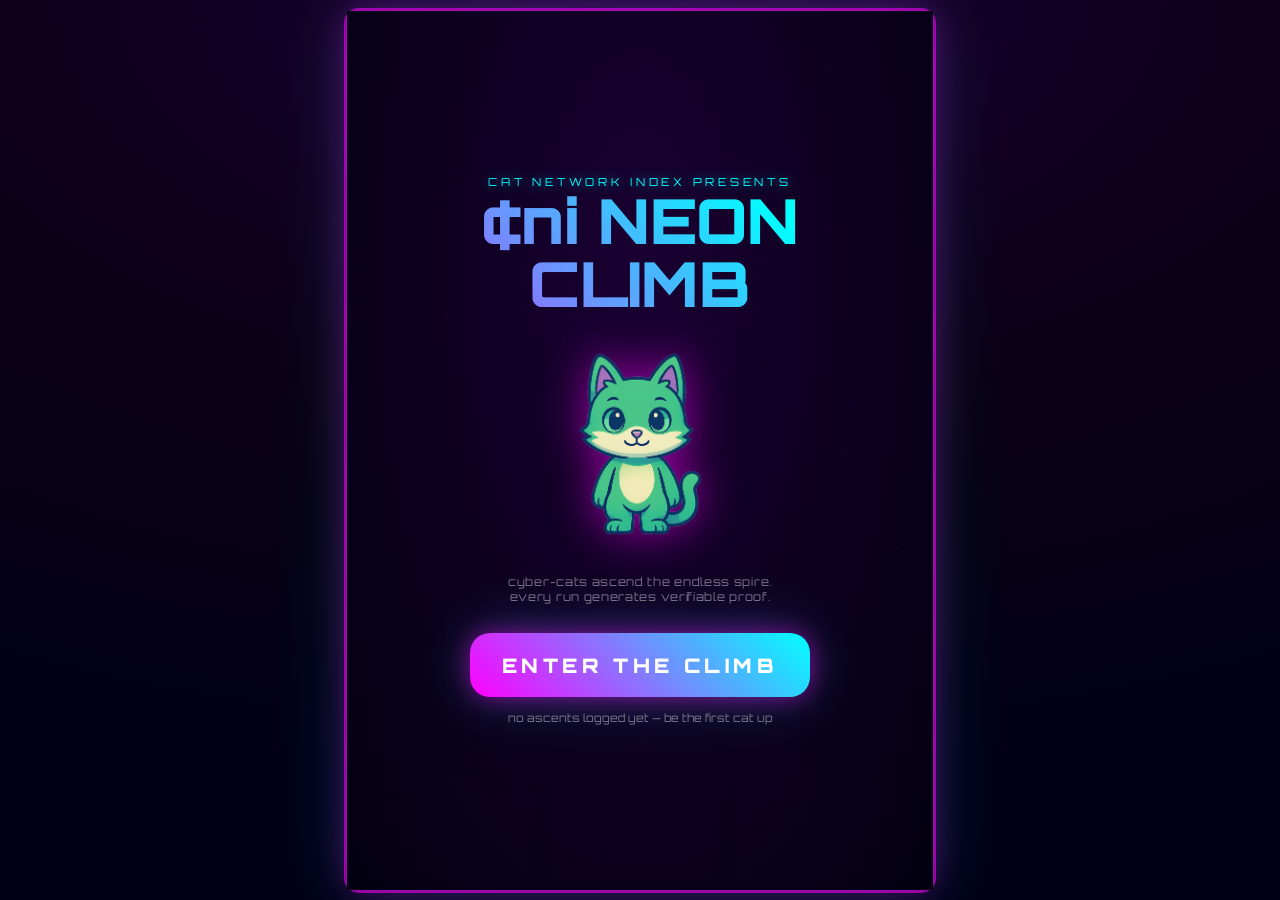
<file: docs/index.html>
<!DOCTYPE html>
<html lang="en">
<head>
<!-- ============================================================
  ¢ni NEON CLIMB — v2.0.0 "SPIRE"
  Complete AAA-polish rewrite. Single-file, self-contained, PWA.
  The climb is eternal. The rewards are infinite. The cats never fall.

  MAJOR CHANGES (see CHANGELOG-v2.md):
  • Clean module architecture: Save / Audio / Input / Views / Particles /
    Pools / Game / Renderer / Shops / Achievements / Replay / Proof / Dev.
  • Full ViewManager screen stack: Boot → Title → Hub → Game → Recap,
    with Atelier / Emporium / Forge / Codex / Archive / Settings sub-views.
  • Native-feel mobile controls (hold-to-move zones, tap jump, swipe dash,
    hold laser, 48px+ ability bar), full Gamepad API, remap docs in Settings.
  • Deterministic replays: dedicated seeded RNG (no Math.random patching),
    fixed 60Hz timestep, all effect timers in game-time, consumable
    activations recorded in the event stream.
  • Proof PNGs redesigned; CNI-PROOF tEXt chunk + SHA-256 format preserved,
    old proofs still verify. Proof Archive + "Submit to CNI" JSON export.
  • Object pooling (particles/hazards/collectibles), hitstop, screenshake,
    speed lines, parallax neon city, combo pops, reactive layered music,
    pitch-varied SFX, per-category volume, visibility auto-mute.
  • Versioned saves with migration from v1 keys (cniGameData_allin etc.),
    export/import, safe reset.
============================================================ -->
<meta charset="utf-8" />
<title>¢ni Neon Climb</title>
<meta name="viewport" content="width=device-width, initial-scale=1, maximum-scale=1, user-scalable=no, viewport-fit=cover" />
<meta name="theme-color" content="#0a0015" />
<meta name="description" content="Cyber-cats ascend an endless neon spire. Every run generates verifiable proof." />
<meta name="apple-mobile-web-app-capable" content="yes" />
<meta name="mobile-web-app-capable" content="yes" />
<meta name="apple-mobile-web-app-status-bar-style" content="black-translucent" />
<link rel="manifest" href="manifest.webmanifest" />
<link rel="icon" href="icon-512.png" />
<link rel="apple-touch-icon" href="icon-512.png" />
<link rel="preconnect" href="https://fonts.gstatic.com" crossorigin>
<link href="https://fonts.googleapis.com/css2?family=Orbitron:wght@400;600;700;900&display=swap" rel="stylesheet">
<style>
/* ================= DESIGN TOKENS ================= */
:root{
  --void:#0a0015; --void-2:#120024; --void-3:#1a0033;
  --neon:#ff00ff; --cyan:#00ffff; --gold:#ffd700; --lime:#00ff88;
  --ink:#ffffff; --ink-dim:rgba(255,255,255,.72); --ink-faint:rgba(255,255,255,.45);
  --glass:rgba(16,4,40,.72); --glass-border:rgba(0,255,255,.32);
  --danger:#ff3b5c;
  --r-lg:20px; --r-md:14px; --r-sm:10px; --r-pill:999px;
  --font:'Orbitron',ui-monospace,monospace;
  --sat:env(safe-area-inset-top,0px); --sab:env(safe-area-inset-bottom,0px);
  --sal:env(safe-area-inset-left,0px); --sar:env(safe-area-inset-right,0px);
}
*{box-sizing:border-box;-webkit-tap-highlight-color:transparent}
html,body{height:100%;margin:0;overscroll-behavior:none}
body{
  background:radial-gradient(120% 90% at 50% 0%,var(--void-3) 0%,var(--void) 55%,#000018 100%);
  font-family:var(--font);color:var(--ink);
  user-select:none;-webkit-user-select:none;touch-action:manipulation;overflow:hidden;
}
button{font-family:var(--font)}
input,textarea{font-family:var(--font)}

/* ================= APP FRAME ================= */
#app{position:fixed;inset:0;display:flex;align-items:center;justify-content:center}
#stage{position:relative}
#gameCanvas{
  display:block;border-radius:12px;touch-action:none;
  border:3px solid transparent;padding:0;background:#0a0015;
  box-shadow:0 0 0 3px rgba(255,0,255,.55),0 0 34px rgba(255,0,255,.30),0 0 70px rgba(0,255,255,.16);
}
body.lowvfx #gameCanvas{box-shadow:0 0 0 3px rgba(255,0,255,.45)}

/* ================= VIEW SYSTEM ================= */
.view{
  position:absolute;inset:0;z-index:200;display:flex;flex-direction:column;
  align-items:center;justify-content:center;padding:calc(14px + var(--sat)) 14px calc(14px + var(--sab));
  background:radial-gradient(ellipse at 50% 30%,rgba(26,0,51,.96) 0%,rgba(2,0,16,.98) 100%);
  opacity:1;transition:opacity .18s ease,transform .18s ease;
}
.view.overlaid{background:rgba(4,0,18,.62);backdrop-filter:blur(7px);-webkit-backdrop-filter:blur(7px)}
.view.hidden{display:none!important}
.view.v-in{animation:vIn .26s cubic-bezier(.22,1,.36,1)}
@keyframes vIn{
  0%{opacity:0;transform:scale(.965)}
  55%{opacity:1}
  100%{opacity:1;transform:scale(1)}
}
body.glitching #app::after{
  content:'';position:fixed;inset:0;z-index:900;pointer-events:none;mix-blend-mode:screen;
  background:repeating-linear-gradient(0deg,rgba(0,255,255,.12) 0 2px,transparent 2px 5px);
  animation:glitchWipe .24s steps(5) forwards;
}
@keyframes glitchWipe{0%{opacity:.9;transform:translateY(-2px)}100%{opacity:0;transform:translateY(2px)}}
@media (prefers-reduced-motion:reduce){
  .view.v-in{animation:none}
  body.glitching #app::after{animation:none;opacity:0}
  *{animation-duration:.001s!important;transition-duration:.001s!important}
}

/* ================= TYPE ================= */
.title{
  font-weight:900;line-height:1.02;text-align:center;margin:0;
  background:linear-gradient(45deg,var(--neon),var(--cyan) 45%,var(--gold) 80%,var(--neon));
  background-size:220% 220%;-webkit-background-clip:text;background-clip:text;-webkit-text-fill-color:transparent;
  animation:gradShift 4s ease infinite;
}
@keyframes gradShift{0%,100%{background-position:0% 50%}50%{background-position:100% 50%}}
.title.h1{font-size:clamp(38px,9vw,62px)}
.title.h2{font-size:clamp(24px,6vw,36px)}
.eyebrow{font-size:11px;letter-spacing:.34em;text-transform:uppercase;color:var(--cyan);text-shadow:0 0 12px rgba(0,255,255,.6)}
.sub{color:var(--ink-dim);font-size:13px;text-align:center;margin:6px 0 0}
.lore{color:var(--ink-faint);font-size:11.5px;letter-spacing:.06em;text-align:center;font-style:normal}

/* ================= PANELS & CARDS ================= */
.panel{
  width:min(560px,100%);max-height:100%;display:flex;flex-direction:column;gap:12px;
  border-radius:var(--r-lg);border:1.5px solid var(--glass-border);
  background:linear-gradient(160deg,rgba(0,255,255,.07),rgba(255,0,255,.07)),var(--glass);
  box-shadow:0 0 34px rgba(0,255,255,.14),inset 0 1px 0 rgba(255,255,255,.08);
  padding:18px;backdrop-filter:blur(10px);-webkit-backdrop-filter:blur(10px);
}
.panel-head{display:flex;align-items:center;justify-content:space-between;gap:10px}
.panel-scroll{overflow-y:auto;overscroll-behavior:contain;padding-right:2px;min-height:0}
.card{
  border-radius:var(--r-md);border:1.5px solid rgba(255,0,255,.4);padding:12px;
  background:linear-gradient(150deg,rgba(255,0,255,.13),rgba(0,255,255,.10));
  transition:transform .14s ease,border-color .14s ease,box-shadow .14s ease;position:relative;
}
.card.owned{border-color:rgba(0,255,136,.65);background:linear-gradient(150deg,rgba(0,255,136,.14),rgba(255,215,0,.10))}
.card.locked{opacity:.86}
.card:not(.static):hover{transform:translateY(-2px);border-color:var(--cyan);box-shadow:0 0 18px rgba(0,255,255,.30)}
.grid{display:grid;gap:10px}
.grid.cols-2{grid-template-columns:repeat(2,1fr)}
.grid.auto{grid-template-columns:repeat(auto-fill,minmax(150px,1fr))}
@media (max-width:420px){.grid.auto{grid-template-columns:repeat(2,1fr)}}
.badge{position:absolute;top:8px;right:8px;font-size:10px;padding:3px 8px;border-radius:var(--r-pill);border:1px solid rgba(255,255,255,.3);background:rgba(0,0,0,.5)}
.badge.gold{color:var(--gold);border-color:rgba(255,215,0,.5)}

/* ================= BUTTONS ================= */
.btn{
  display:inline-flex;align-items:center;justify-content:center;gap:8px;
  min-height:44px;padding:10px 18px;border-radius:var(--r-pill);border:none;cursor:pointer;
  font-weight:900;font-size:14px;letter-spacing:.12em;text-transform:uppercase;color:#fff;
  background:linear-gradient(45deg,var(--neon),var(--cyan));
  box-shadow:0 6px 22px rgba(255,0,255,.32);
  transition:transform .12s ease,box-shadow .12s ease,filter .12s ease;
}
.btn:hover{transform:translateY(-1px) scale(1.02);box-shadow:0 8px 26px rgba(0,255,255,.36)}
.btn:active{transform:scale(.96)}
.btn:focus-visible{outline:2px solid #fff;outline-offset:3px}
.btn:disabled{filter:grayscale(.7) brightness(.6);cursor:not-allowed;transform:none}
.btn.ghost{background:rgba(255,255,255,.06);border:1.5px solid var(--glass-border);box-shadow:none;color:var(--ink)}
.btn.ghost:hover{border-color:var(--cyan)}
.btn.gold{background:linear-gradient(45deg,#ff9a00,var(--gold));color:#241a00;box-shadow:0 6px 22px rgba(255,215,0,.35)}
.btn.danger{background:linear-gradient(45deg,#ff2255,#ff7743)}
.btn.sm{min-height:36px;padding:6px 12px;font-size:12px;letter-spacing:.08em}
.btn.xs{min-height:30px;padding:4px 10px;font-size:11px;letter-spacing:.05em}
.btn.mega{
  min-height:64px;width:min(340px,100%);font-size:20px;letter-spacing:.22em;border-radius:var(--r-lg);
  box-shadow:0 0 26px rgba(255,0,255,.5),0 0 60px rgba(0,255,255,.22);animation:megaPulse 2.4s ease-in-out infinite;
}
@keyframes megaPulse{0%,100%{box-shadow:0 0 26px rgba(255,0,255,.5),0 0 60px rgba(0,255,255,.2)}50%{box-shadow:0 0 38px rgba(0,255,255,.55),0 0 80px rgba(255,0,255,.3)}}
.icon-btn{min-width:44px;min-height:44px;padding:8px;border-radius:14px;font-size:19px}

/* ================= FORM CONTROLS ================= */
.row{display:flex;align-items:center;justify-content:space-between;gap:12px;padding:10px 4px;border-bottom:1px solid rgba(255,255,255,.07)}
.row:last-child{border-bottom:none}
.row .lbl{font-size:13px;font-weight:700}
.row .hint{display:block;font-size:11px;color:var(--ink-faint);font-weight:400;margin-top:2px;letter-spacing:.02em}
.switch{position:relative;width:52px;height:30px;flex:none}
.switch input{position:absolute;opacity:0;inset:0;margin:0;cursor:pointer;width:100%;height:100%}
.switch .tr{position:absolute;inset:0;border-radius:var(--r-pill);background:rgba(255,255,255,.12);border:1.5px solid rgba(255,255,255,.22);transition:.18s;pointer-events:none}
.switch .tr::after{content:'';position:absolute;top:2.5px;left:3px;width:21px;height:21px;border-radius:50%;background:#cbd5ff;transition:.18s}
.switch input:checked + .tr{background:linear-gradient(45deg,var(--neon),var(--cyan));border-color:transparent}
.switch input:checked + .tr::after{transform:translateX(21px);background:#fff;box-shadow:0 0 10px rgba(0,255,255,.8)}
input[type=range]{-webkit-appearance:none;appearance:none;width:130px;height:6px;border-radius:var(--r-pill);background:rgba(255,255,255,.15);outline:none}
input[type=range]::-webkit-slider-thumb{-webkit-appearance:none;width:20px;height:20px;border-radius:50%;background:linear-gradient(45deg,var(--neon),var(--cyan));box-shadow:0 0 10px rgba(0,255,255,.7);cursor:pointer}
input[type=range]::-moz-range-thumb{width:20px;height:20px;border-radius:50%;border:none;background:var(--cyan);cursor:pointer}
input[type=text]{
  background:rgba(0,0,0,.4);border:1.5px solid var(--glass-border);border-radius:var(--r-sm);
  color:#fff;padding:9px 12px;font-size:14px;width:150px;
}
input[type=text]:focus{outline:none;border-color:var(--cyan);box-shadow:0 0 12px rgba(0,255,255,.35)}

/* ================= WALLET / RESOURCE BAR ================= */
.wallet{display:flex;gap:8px;align-items:center;flex-wrap:wrap;justify-content:center}
.chip{
  display:inline-flex;align-items:center;gap:6px;padding:5px 12px;border-radius:var(--r-pill);
  border:1px solid rgba(255,255,255,.2);background:rgba(0,0,0,.42);font-size:13px;font-weight:700;
}
.chip.yarn{color:#ffe36e}.chip.fish{color:#7ef3ff}
.chip b{font-variant-numeric:tabular-nums}

/* ================= BOOT ================= */
#view-boot{z-index:400}
.boot-logo{font-size:64px;font-weight:900;letter-spacing:.05em;animation:bootFloat 1.6s ease-in-out infinite}
@keyframes bootFloat{0%,100%{transform:translateY(0)}50%{transform:translateY(-8px)}}
.boot-bar{width:min(260px,70vw);height:8px;border-radius:var(--r-pill);border:1px solid var(--glass-border);overflow:hidden;margin-top:22px;background:rgba(0,0,0,.5)}
.boot-bar i{display:block;height:100%;width:0;background:linear-gradient(90deg,var(--cyan),var(--neon));transition:width .2s ease}
#bootStatus{margin-top:10px;font-size:11px;color:var(--ink-faint);letter-spacing:.15em;text-transform:uppercase}

/* ================= TITLE ================= */
#view-title .mascot{width:min(150px,34vw);image-rendering:auto;filter:drop-shadow(0 0 22px rgba(255,0,255,.55));animation:mascotWave 3.2s ease-in-out infinite;margin:14px 0 4px}
@keyframes mascotWave{0%,100%{transform:rotate(-4deg) translateY(0)}50%{transform:rotate(4deg) translateY(-9px)}}
#titleBest{margin-top:14px}

/* ================= HUB ================= */
#view-hub{justify-content:flex-start;gap:12px;padding-top:calc(18px + var(--sat))}
.profile-card{
  width:min(560px,100%);display:flex;align-items:center;gap:14px;padding:12px 16px;
  border-radius:var(--r-lg);border:1.5px solid var(--glass-border);
  background:linear-gradient(120deg,rgba(255,0,255,.12),rgba(0,255,255,.08)),var(--glass);
}
.profile-card .avatar{width:58px;height:70px;object-fit:contain;filter:drop-shadow(0 0 12px rgba(0,255,255,.5))}
.profile-card .pinfo{flex:1;min-width:0}
.pname{display:flex;align-items:center;gap:8px;font-weight:900;font-size:16px}
.pname button{background:none;border:none;color:var(--cyan);cursor:pointer;font-size:13px;padding:4px}
.pstats{font-size:11px;color:var(--ink-dim);margin-top:3px;line-height:1.5}
.pstats b{color:var(--gold)}
.hub-grid{width:min(560px,100%);display:grid;grid-template-columns:repeat(3,1fr);gap:10px}
@media (max-width:420px){.hub-grid{grid-template-columns:repeat(2,1fr)}}
.hub-tile{
  display:flex;flex-direction:column;align-items:center;gap:5px;padding:14px 8px;cursor:pointer;
  border-radius:var(--r-md);border:1.5px solid rgba(0,255,255,.28);
  background:linear-gradient(160deg,rgba(0,255,255,.08),rgba(255,0,255,.08));
  color:#fff;font-size:11.5px;font-weight:700;letter-spacing:.05em;
  transition:transform .13s,border-color .13s,box-shadow .13s;min-height:76px;
}
.hub-tile:hover{transform:translateY(-2px);border-color:var(--neon);box-shadow:0 0 16px rgba(255,0,255,.3)}
.hub-tile:active{transform:scale(.96)}
.hub-tile .ti{font-size:24px;filter:drop-shadow(0 0 8px rgba(0,255,255,.6))}
.teaser{font-size:11px;color:var(--ink-faint);text-align:center}

/* ================= GAME HUD ================= */
#hud{position:absolute;inset:0;z-index:150;pointer-events:none;padding:calc(10px + var(--sat)) 10px calc(10px + var(--sab))}
#hudHeight{
  position:absolute;top:calc(10px + var(--sat));left:50%;transform:translateX(-50%);
  font-size:30px;font-weight:900;font-variant-numeric:tabular-nums;
  text-shadow:0 0 18px var(--neon),0 0 36px var(--cyan);
}
#hudCombo{
  position:absolute;top:calc(52px + var(--sat));left:50%;transform:translateX(-50%);
  font-size:17px;font-weight:900;color:var(--gold);text-shadow:0 0 14px rgba(255,215,0,.8);
  opacity:0;transition:opacity .15s,transform .12s;
}
#hudCombo.pop{animation:comboPop .28s cubic-bezier(.2,2.4,.4,1)}
@keyframes comboPop{0%{transform:translateX(-50%) scale(1)}45%{transform:translateX(-50%) scale(1.45)}100%{transform:translateX(-50%) scale(1)}}
#hudTop{position:absolute;top:calc(8px + var(--sat));left:10px;display:flex;flex-direction:column;gap:4px;font-size:11.5px}
#hudTop .chip{padding:3px 9px;font-size:11.5px;pointer-events:none}
#pauseBtn{position:absolute;top:calc(8px + var(--sat));right:10px;pointer-events:auto;background:rgba(0,0,0,.45);border:1.5px solid var(--glass-border)}
#hudEffects{position:absolute;top:calc(84px + var(--sat));left:50%;transform:translateX(-50%);display:flex;gap:6px;flex-wrap:wrap;justify-content:center;max-width:92%}
.fx-pill{
  display:inline-flex;align-items:center;gap:5px;padding:3px 10px 3px 6px;border-radius:var(--r-pill);
  font-size:11px;font-weight:700;border:1px solid rgba(255,255,255,.3);background:rgba(0,0,0,.55);
  position:relative;overflow:hidden;
}
.fx-pill i{position:absolute;left:0;top:0;bottom:0;background:rgba(0,255,255,.22);z-index:0}
.fx-pill span{position:relative;z-index:1}
#skillCard{
  position:absolute;right:10px;bottom:calc(88px + var(--sab));min-width:132px;max-width:160px;
  border-radius:var(--r-md);border:1.5px solid rgba(0,255,255,.4);padding:8px 10px;
  background:rgba(6,0,24,.66);backdrop-filter:blur(5px);-webkit-backdrop-filter:blur(5px);
}
#skillCard .sk-name{font-size:10.5px;font-weight:900;letter-spacing:.08em;text-transform:uppercase;display:flex;justify-content:space-between;gap:6px;margin-bottom:5px}
#skillCard .sk-key{color:var(--cyan);font-weight:700}
.bar{height:9px;border-radius:var(--r-pill);border:1px solid rgba(255,255,255,.25);overflow:hidden;background:rgba(0,0,0,.4)}
.bar i{display:block;height:100%;width:0;background:linear-gradient(90deg,var(--cyan),var(--neon));transition:width .1s linear}
.bar i.ready{animation:readyPulse 1s ease-in-out infinite;box-shadow:0 0 14px rgba(255,255,0,.85)}
@keyframes readyPulse{0%,100%{filter:brightness(1)}50%{filter:brightness(1.7)}}

/* ability bar (consumables 1-6) */
#abilityBar{
  position:absolute;left:50%;bottom:calc(10px + var(--sab));transform:translateX(-50%);
  display:flex;gap:7px;pointer-events:auto;z-index:160;
}
.ab-slot{
  position:relative;width:50px;height:50px;border-radius:14px;border:1.5px solid rgba(0,255,255,.4);
  background:rgba(6,0,24,.7);color:#fff;font-size:20px;cursor:pointer;display:flex;align-items:center;justify-content:center;
  transition:transform .1s,border-color .12s;padding:0;
}
.ab-slot:active{transform:scale(.9)}
.ab-slot .k{position:absolute;top:2px;left:5px;font-size:8.5px;color:var(--ink-faint);font-weight:700}
.ab-slot .n{position:absolute;bottom:1px;right:4px;font-size:9.5px;font-weight:900;color:var(--gold);font-variant-numeric:tabular-nums}
.ab-slot.empty{opacity:.38;filter:grayscale(.6)}
.ab-slot.flash{animation:slotFlash .4s ease}
@keyframes slotFlash{0%{box-shadow:0 0 0 0 rgba(0,255,255,.9)}100%{box-shadow:0 0 0 14px rgba(0,255,255,0)}}
.ab-slot .cd{position:absolute;inset:0;border-radius:12px;background:rgba(0,0,0,.62);transform-origin:bottom;transform:scaleY(0);pointer-events:none}
#reviveBadge{position:absolute;right:10px;bottom:calc(10px + var(--sab));font-size:11px;pointer-events:none}
@media (max-width:400px){.ab-slot{width:46px;height:46px}}

/* touch hint zones */
#touchLayer{position:absolute;inset:0;z-index:140;display:none;pointer-events:none}
body.coarse #touchLayer{display:block}
.tz{position:absolute;bottom:0;top:30%;width:26%;opacity:0;transition:opacity .2s;pointer-events:none;
  background:linear-gradient(90deg,rgba(0,255,255,.12),transparent)}
.tz.right{right:0;background:linear-gradient(-90deg,rgba(255,0,255,.12),transparent)}
.tz.left{left:0}
.tz.on{opacity:1}
#touchHint{position:absolute;left:50%;bottom:calc(76px + var(--sab));transform:translateX(-50%);
  font-size:10.5px;color:var(--ink-faint);text-align:center;line-height:1.6;pointer-events:none;
  background:rgba(0,0,0,.4);padding:6px 12px;border-radius:var(--r-sm);white-space:nowrap}

/* ================= PAUSE ================= */
#view-pause .panel{width:min(340px,100%);text-align:center;align-items:stretch}
#view-pause .btn{width:100%}
#view-pause .row .btn{width:auto}

/* ================= RECAP ================= */
.recap-stats{display:grid;grid-template-columns:1fr 1fr;gap:8px}
.stat-cell{border-radius:var(--r-md);border:1px solid rgba(255,255,255,.14);background:rgba(0,0,0,.35);padding:10px 12px}
.stat-cell .sl{font-size:10px;letter-spacing:.14em;text-transform:uppercase;color:var(--ink-faint)}
.stat-cell .sv{font-size:21px;font-weight:900;margin-top:2px;font-variant-numeric:tabular-nums}
.stat-cell .sv.gold{color:var(--gold)}
.stat-cell .sv.cyan{color:var(--cyan)}
#newBest{
  font-size:22px;font-weight:900;color:var(--gold);text-align:center;letter-spacing:.18em;
  text-shadow:0 0 20px rgba(255,215,0,.9);animation:bestFlash .8s ease-in-out infinite;margin:2px 0;
}
@keyframes bestFlash{0%,100%{opacity:1;transform:scale(1)}50%{opacity:.75;transform:scale(1.05)}}
.recap-bonus{font-size:12px;color:var(--lime);text-align:center}
.recap-actions{display:grid;grid-template-columns:1fr 1fr;gap:8px}
.recap-actions .span2{grid-column:1/-1}

/* ================= ATELIER ================= */
.mannequin{
  display:flex;align-items:center;gap:14px;padding:12px;border-radius:var(--r-md);
  border:1.5px solid rgba(255,215,0,.35);background:rgba(0,0,0,.35);
}
.mannequin img{width:74px;height:92px;object-fit:contain;filter:drop-shadow(0 0 16px rgba(0,255,255,.6));transition:transform .3s cubic-bezier(.2,1.8,.4,1)}
.mannequin img.equipFx{animation:equipSpin .5s cubic-bezier(.2,1.4,.4,1)}
@keyframes equipSpin{0%{transform:scale(.5) rotate(-16deg);filter:brightness(3) drop-shadow(0 0 30px #fff)}100%{transform:scale(1) rotate(0)}}
.mannequin .minfo{flex:1}
.skin-card{cursor:pointer;text-align:center;padding:10px 8px}
.skin-card img{width:44px;height:56px;object-fit:contain}
.skin-card .nm{font-weight:900;font-size:12.5px;margin-top:3px}
.skin-card .pr{font-size:11px;color:var(--gold);margin-top:2px}
.skin-card .fl{font-size:10px;color:var(--ink-faint);margin-top:4px;line-height:1.45;min-height:28px}

/* ================= SHOPS ================= */
.item-card{display:flex;flex-direction:column;gap:6px}
.item-card .ic{font-size:24px}
.item-card .nm{font-weight:900;font-size:13px}
.item-card .ds{font-size:10.5px;color:var(--ink-dim);line-height:1.5;flex:1}
.item-row{display:flex;align-items:center;justify-content:space-between;gap:8px;margin-top:2px}
.stock{font-size:11px;color:var(--gold);font-weight:700}
.lvl-dots{display:flex;gap:3px}
.lvl-dots i{width:9px;height:9px;border-radius:50%;background:rgba(255,255,255,.16);border:1px solid rgba(255,255,255,.25)}
.lvl-dots i.on{background:linear-gradient(45deg,var(--neon),var(--cyan));box-shadow:0 0 7px rgba(0,255,255,.7);border-color:transparent}
.exch-row{display:flex;gap:8px;flex-wrap:wrap;justify-content:center}

/* ================= ACHIEVEMENTS ================= */
.ach-card{display:flex;gap:10px;align-items:center}
.ach-card .ai{font-size:26px;flex:none;width:38px;text-align:center;filter:grayscale(1) opacity(.5)}
.ach-card.done .ai{filter:none}
.ach-card.done{border-color:rgba(255,215,0,.6);background:linear-gradient(150deg,rgba(255,215,0,.16),rgba(255,120,0,.12));box-shadow:0 0 14px rgba(255,215,0,.25)}
.ach-card .abody{flex:1;min-width:0}
.ach-card .an{font-weight:900;font-size:12.5px}
.ach-card .ad{font-size:10.5px;color:var(--ink-dim);margin:2px 0 5px}
.ach-card .ar{font-size:10px;color:var(--lime)}
.ach-prog{height:6px;border-radius:var(--r-pill);background:rgba(0,0,0,.45);overflow:hidden;border:1px solid rgba(255,255,255,.14)}
.ach-prog i{display:block;height:100%;background:linear-gradient(90deg,var(--cyan),var(--gold))}

/* unlock celebration */
#celebrate{position:fixed;inset:0;z-index:950;display:none;align-items:center;justify-content:center;background:rgba(2,0,14,.7);backdrop-filter:blur(4px)}
#celebrate.show{display:flex}
#celebrate .cel-card{text-align:center;animation:vIn .35s cubic-bezier(.2,1.6,.4,1)}
#celebrate .cel-icon{font-size:64px;animation:bootFloat 1.4s ease-in-out infinite}
#confettiCanvas{position:fixed;inset:0;z-index:940;pointer-events:none}

/* ================= PROOF ARCHIVE ================= */
.proof-card{display:flex;align-items:center;gap:10px;font-size:12px}
.proof-card .pc-code{font-weight:900;color:var(--cyan);letter-spacing:.06em}
.proof-card .pc-meta{flex:1;color:var(--ink-dim);font-size:11px;line-height:1.5}
#verifyStatus{font-size:12.5px;text-align:center;min-height:18px}
#verifyStatus.ok{color:var(--lime)} #verifyStatus.bad{color:var(--danger)}
.drop-zone{
  border:2px dashed rgba(0,255,255,.4);border-radius:var(--r-md);padding:18px;text-align:center;
  font-size:12px;color:var(--ink-dim);cursor:pointer;transition:border-color .15s,background .15s;
}
.drop-zone.over{border-color:var(--gold);background:rgba(255,215,0,.08)}
.scan-anim{position:relative;overflow:hidden}
.scan-anim::after{content:'';position:absolute;left:0;right:0;height:3px;top:0;background:linear-gradient(90deg,transparent,var(--cyan),transparent);animation:scanline 1s linear infinite}
@keyframes scanline{0%{top:0}100%{top:100%}}

/* ================= REPLAY BAR ================= */
#replayBar{
  position:absolute;left:50%;bottom:calc(10px + var(--sab));transform:translateX(-50%);
  display:flex;gap:6px;z-index:170;pointer-events:auto;align-items:center;
  background:rgba(6,0,24,.72);border:1.5px solid var(--glass-border);border-radius:var(--r-pill);padding:6px 10px;
}
#replayBar .btn.active{outline:2px solid #fff}
#replayTag{position:absolute;top:calc(46px + var(--sat));left:10px;font-size:11px;font-weight:900;color:var(--danger);letter-spacing:.2em;animation:bestFlash 1.2s infinite;z-index:170}

/* ================= TOASTS ================= */
#toasts{position:fixed;right:14px;bottom:calc(14px + var(--sab));z-index:990;display:flex;flex-direction:column;gap:7px;align-items:flex-end;pointer-events:none}
.toast{
  padding:9px 14px;border-radius:var(--r-md);border:1px solid var(--glass-border);
  background:rgba(8,0,28,.88);color:#fff;font-size:12.5px;box-shadow:0 8px 22px rgba(0,0,0,.4);
  animation:toastIn .22s cubic-bezier(.2,1.4,.4,1);max-width:78vw;
}
@keyframes toastIn{0%{opacity:0;transform:translateX(16px)}100%{opacity:1;transform:none}}
.toast.out{opacity:0;transform:translateX(16px);transition:.25s}

/* ================= MODAL (generic confirm) ================= */
#modal{position:fixed;inset:0;z-index:960;display:none;align-items:center;justify-content:center;background:rgba(2,0,14,.7);backdrop-filter:blur(4px);padding:16px}
#modal.show{display:flex}
#modal .panel{width:min(360px,100%)}

/* ================= SETTINGS ================= */
.set-section{margin-bottom:6px}
.set-section > .eyebrow{display:block;margin:8px 0 2px}
kbd{background:rgba(255,255,255,.1);border:1px solid rgba(255,255,255,.25);border-radius:5px;padding:1px 6px;font-size:10.5px;font-family:var(--font)}

/* colorblind: hazard reds handled in-canvas; UI accent shift */
body.colorblind{--danger:#3db3ff}
.hidden{display:none!important}
</style>
</head>
<body>
<div id="app">
  <div id="stage">
    <canvas id="gameCanvas" width="400" height="600" aria-label="Neon Climb game"></canvas>

    <!-- ============ GAME HUD ============ -->
    <div id="hud" class="hidden">
      <div id="hudHeight">0m</div>
      <div id="hudCombo">COMBO ×0</div>
      <div id="hudTop">
        <span class="chip yarn">🧶 <b id="hudYarn">0</b></span>
        <span class="chip fish">🐟 <b id="hudFish">0</b></span>
        <span class="chip">💯 <b id="hudPoints">0</b> <em id="hudMult" style="font-style:normal;color:var(--cyan)">×1.0</em></span>
      </div>
      <button id="pauseBtn" class="btn icon-btn" aria-label="Pause">⏸</button>
      <div id="hudEffects"></div>
      <div id="skillCard" class="hidden">
        <div class="sk-name"><span id="skName">SKILL</span><span class="sk-key" id="skKey"></span></div>
        <div class="bar"><i id="skBar"></i></div>
      </div>
      <div id="abilityBar"></div>
      <div id="reviveBadge" class="chip hidden">❤️ ×<b id="reviveCount">0</b></div>
    </div>

    <div id="touchLayer">
      <div class="tz left" id="tzL"></div><div class="tz right" id="tzR"></div>
      <div id="touchHint" style="display:none">◀ hold sides to move ▶ · tap = jump<br><span id="touchHint2"></span></div>
    </div>

    <div id="replayBar" class="hidden">
      <span style="font-size:11px;font-weight:900;letter-spacing:.1em">▶</span>
      <button class="btn xs ghost rspd" data-s="0.5">0.5×</button>
      <button class="btn xs ghost rspd active" data-s="1">1×</button>
      <button class="btn xs ghost rspd" data-s="2">2×</button>
      <button class="btn xs ghost" id="replayRestart">↻</button>
      <button class="btn xs danger" id="replayExit">✕ Exit</button>
    </div>
    <div id="replayTag" class="hidden">● REPLAY</div>

    <!-- ============ BOOT ============ -->
    <div id="view-boot" class="view">
      <div class="eyebrow">Cat Network Index</div>
      <div class="boot-logo title">¢ni</div>
      <div class="lore">the climb is eternal · the rewards are infinite · the cats never fall</div>
      <div class="boot-bar"><i id="bootBar"></i></div>
      <div id="bootStatus">warming neon…</div>
    </div>

    <!-- ============ TITLE ============ -->
    <div id="view-title" class="view hidden">
      <div class="eyebrow">Cat Network Index presents</div>
      <h1 class="title h1">¢ni NEON CLIMB</h1>
      <img class="mascot" id="titleMascot" src="cat.png" alt="mascot cat">
      <p class="lore" style="max-width:320px">cyber-cats ascend the endless spire.<br>every run generates verifiable proof.</p>
      <div style="height:18px"></div>
      <button id="enterBtn" class="btn mega">ENTER THE CLIMB</button>
      <div id="titleBest" class="teaser"></div>
    </div>

    <!-- ============ HUB ============ -->
    <div id="view-hub" class="view hidden">
      <div class="profile-card">
        <img class="avatar" id="hubAvatar" src="cat.png" alt="">
        <div class="pinfo">
          <div class="pname"><span id="hubName">Anon</span><button id="editNameBtn" aria-label="Edit name">✎</button></div>
          <div class="pstats" id="hubStats"></div>
        </div>
        <div class="wallet" style="flex-direction:column;gap:5px">
          <span class="chip yarn">🧶 <b id="hubYarn">0</b></span>
          <span class="chip fish">🐟 <b id="hubFish">0</b></span>
        </div>
      </div>
      <button id="climbBtn" class="btn mega">▲ CLIMB</button>
      <div class="teaser" id="hubTeaser"></div>
      <div class="hub-grid">
        <button class="hub-tile" data-view="atelier"><span class="ti">🎨</span>Cosmetics<br>Atelier</button>
        <button class="hub-tile" data-view="emporium"><span class="ti">🧶</span>Yarn<br>Emporium</button>
        <button class="hub-tile" data-view="forge"><span class="ti">🐟</span>Fishbone<br>Forge</button>
        <button class="hub-tile" data-view="codex"><span class="ti">🏆</span>Achievements<br>Codex</button>
        <button class="hub-tile" data-view="archive"><span class="ti">📜</span>Proof<br>Archive</button>
        <button class="hub-tile" data-view="settings"><span class="ti">⚗️</span>Settings<br>Lab</button>
      </div>
      <div class="lore">part of the Cat Network Index ecosystem</div>
    </div>

    <!-- ============ PAUSE ============ -->
    <div id="view-pause" class="view overlaid hidden">
      <div class="panel">
        <h2 class="title h2">PAUSED</h2>
        <button id="resumeBtn" class="btn">▶ Resume</button>
        <button id="pauseRestartBtn" class="btn ghost">↻ Restart Run</button>
        <button id="pauseQuitBtn" class="btn ghost">⌂ Quit to Hub</button>
        <div class="row" style="border:none;justify-content:center;gap:8px">
          <button id="pauseMuteMusic" class="btn xs ghost">🎵 Music</button>
          <button id="pauseMuteSfx" class="btn xs ghost">🔊 SFX</button>
        </div>
      </div>
    </div>

    <!-- ============ RECAP ============ -->
    <div id="view-recap" class="view hidden">
      <div class="panel">
        <div class="panel-head"><div><div class="eyebrow">Run Complete</div><h2 class="title h2" id="recapCause">THE SPIRE CLAIMS YOU</h2></div></div>
        <div id="newBest" class="hidden">★ NEW BEST ★</div>
        <div class="recap-stats">
          <div class="stat-cell"><div class="sl">Height</div><div class="sv" id="recapHeight">0m</div></div>
          <div class="stat-cell"><div class="sl">Points</div><div class="sv cyan" id="recapPoints">0</div></div>
          <div class="stat-cell"><div class="sl">Max Combo</div><div class="sv" id="recapCombo">×0</div></div>
          <div class="stat-cell"><div class="sl">Duration</div><div class="sv" id="recapTime">0:00</div></div>
          <div class="stat-cell"><div class="sl">🧶 Yarn</div><div class="sv gold" id="recapYarn">0</div></div>
          <div class="stat-cell"><div class="sl">🐟 Fish</div><div class="sv cyan" id="recapFish">0</div></div>
        </div>
        <div class="recap-bonus" id="recapBonus"></div>
        <div class="recap-actions">
          <button id="againBtn" class="btn span2">▲ CLIMB AGAIN</button>
          <button id="recapReplayBtn" class="btn ghost">▶ Replay Best</button>
          <button id="recapProofBtn" class="btn gold">🔏 Claim Proof</button>
          <button id="recapShareBtn" class="btn ghost">📤 Share</button>
          <button id="recapHubBtn" class="btn ghost">⌂ Hub</button>
        </div>
      </div>
    </div>

    <!-- ============ ATELIER ============ -->
    <div id="view-atelier" class="view hidden">
      <div class="panel">
        <div class="panel-head"><h2 class="title h2">Cosmetics Atelier</h2><button class="btn sm ghost backBtn">✕</button></div>
        <div class="mannequin">
          <img id="mannequinImg" src="cat.png" alt="">
          <div class="minfo">
            <div class="nm" id="mannequinName" style="font-weight:900">Matcha</div>
            <div class="fl" id="mannequinDesc" style="font-size:11px;color:var(--ink-dim);margin-top:4px"></div>
          </div>
        </div>
        <div class="wallet"><span class="chip yarn">🧶 <b class="w-yarn">0</b></span><span class="chip fish">🐟 <b class="w-fish">0</b></span></div>
        <div class="panel-scroll"><div class="grid auto" id="atelierGrid"></div></div>
      </div>
    </div>

    <!-- ============ EMPORIUM ============ -->
    <div id="view-emporium" class="view hidden">
      <div class="panel">
        <div class="panel-head"><h2 class="title h2">Yarn Emporium</h2><button class="btn sm ghost backBtn">✕</button></div>
        <p class="sub" style="margin:0">Consumables for your next runs. Activate in-run with <kbd>1</kbd>–<kbd>6</kbd> or the ability bar.</p>
        <div class="wallet"><span class="chip yarn">🧶 <b class="w-yarn">0</b></span></div>
        <div class="panel-scroll"><div class="grid auto" id="emporiumGrid"></div></div>
      </div>
    </div>

    <!-- ============ FORGE ============ -->
    <div id="view-forge" class="view hidden">
      <div class="panel">
        <div class="panel-head"><h2 class="title h2">Fishbone Forge</h2><button class="btn sm ghost backBtn">✕</button></div>
        <p class="sub" style="margin:0">Permanent upgrades. Forever. Build your cat.</p>
        <div class="wallet"><span class="chip yarn">🧶 <b class="w-yarn">0</b></span><span class="chip fish">🐟 <b class="w-fish">0</b></span></div>
        <div class="card static">
          <div class="nm" style="font-weight:900;font-size:13px;margin-bottom:8px">💱 Currency Exchange</div>
          <div class="exch-row">
            <button class="btn xs ghost exch" data-f="1" data-y="10">1🐟 → 10🧶</button>
            <button class="btn xs ghost exch" data-f="9" data-y="100">9🐟 → 100🧶</button>
            <button class="btn xs ghost exch" data-f="80" data-y="1000">80🐟 → 1000🧶</button>
          </div>
        </div>
        <div class="panel-scroll"><div class="grid auto" id="forgeGrid"></div></div>
      </div>
    </div>

    <!-- ============ CODEX ============ -->
    <div id="view-codex" class="view hidden">
      <div class="panel">
        <div class="panel-head">
          <div><h2 class="title h2">Achievements Codex</h2><div class="teaser" id="codexCount"></div></div>
          <button class="btn sm ghost backBtn">✕</button>
        </div>
        <div class="panel-scroll"><div class="grid" style="grid-template-columns:1fr" id="codexGrid"></div></div>
      </div>
    </div>

    <!-- ============ ARCHIVE / VERIFIER ============ -->
    <div id="view-archive" class="view hidden">
      <div class="panel">
        <div class="panel-head"><h2 class="title h2">Proof Archive</h2><button class="btn sm ghost backBtn">✕</button></div>
        <div class="panel-scroll" style="display:flex;flex-direction:column;gap:12px">
          <div class="grid" style="grid-template-columns:1fr" id="proofList"></div>
          <div class="eyebrow">Verify a proof</div>
          <div class="drop-zone" id="dropZone">Drop a proof PNG here, or tap to choose a file</div>
          <input type="file" id="verifyFile" accept="image/png" class="hidden">
          <div class="exch-row">
            <button class="btn sm ghost" id="pasteProofBtn">📋 Paste image</button>
            <button class="btn sm" id="startVerifyBtn" disabled>▶ Watch verified run</button>
          </div>
          <div id="verifyStatus"></div>
        </div>
      </div>
    </div>

    <!-- ============ SETTINGS ============ -->
    <div id="view-settings" class="view hidden">
      <div class="panel">
        <div class="panel-head"><h2 class="title h2">Settings Lab</h2><button class="btn sm ghost backBtn">✕</button></div>
        <div class="panel-scroll">
          <div class="set-section">
            <span class="eyebrow">Identity</span>
            <div class="row"><span class="lbl">Player name<span class="hint">shown on proofs &amp; watermarks</span></span><input type="text" id="setName" maxlength="16" placeholder="Anon"></div>
          </div>
          <div class="set-section">
            <span class="eyebrow">Audio</span>
            <div class="row"><span class="lbl">Music</span><label class="switch"><input type="checkbox" id="setMusic"><span class="tr"></span></label></div>
            <div class="row"><span class="lbl">Music volume</span><span style="display:flex;align-items:center;gap:8px"><input type="range" id="setMusicVol" min="0" max="1" step="0.05"><b id="setMusicVolVal" style="font-size:11px;width:34px">100%</b></span></div>
            <div class="row"><span class="lbl">Sound effects</span><label class="switch"><input type="checkbox" id="setSfx"><span class="tr"></span></label></div>
            <div class="row"><span class="lbl">SFX volume</span><span style="display:flex;align-items:center;gap:8px"><input type="range" id="setSfxVol" min="0" max="1" step="0.05"><b id="setSfxVolVal" style="font-size:11px;width:34px">100%</b></span></div>
            <div class="row"><span class="lbl">Mute all</span><label class="switch"><input type="checkbox" id="setMuteAll"><span class="tr"></span></label></div>
          </div>
          <div class="set-section">
            <span class="eyebrow">Visual</span>
            <div class="row"><span class="lbl">CRT scanlines<span class="hint">applies live</span></span><label class="switch"><input type="checkbox" id="setCrt"><span class="tr"></span></label></div>
            <div class="row"><span class="lbl">Low VFX<span class="hint">fewer particles &amp; glow for weak devices</span></span><label class="switch"><input type="checkbox" id="setLowVfx"><span class="tr"></span></label></div>
            <div class="row"><span class="lbl">Colorblind hazards<span class="hint">hazards shift red → blue</span></span><label class="switch"><input type="checkbox" id="setColorblind"><span class="tr"></span></label></div>
          </div>
          <div class="set-section">
            <span class="eyebrow">Controls</span>
            <div class="row"><span class="lbl">Controller<span class="hint">stick/d-pad move · A jump · RB/Y dash · X/RT laser · Start pause</span></span><label class="switch"><input type="checkbox" id="setGamepad"><span class="tr"></span></label></div>
            <div class="row"><span class="lbl" style="font-weight:400;font-size:11px;line-height:1.7">
              <kbd>←→</kbd>/<kbd>A D</kbd> move · <kbd>Space</kbd>/<kbd>W</kbd>/<kbd>↑</kbd> jump · <kbd>Shift</kbd> dash · <kbd>E</kbd> laser · <kbd>1</kbd>–<kbd>6</kbd> consumables · <kbd>P</kbd>/<kbd>Esc</kbd> pause<br>
              Touch: hold screen sides to move · tap to jump · double-tap dash · hold = laser
            </span></div>
          </div>
          <div class="set-section">
            <span class="eyebrow">Data</span>
            <div class="row"><span class="lbl">Export save</span><button class="btn sm ghost" id="exportSaveBtn">⬇ Export</button></div>
            <div class="row"><span class="lbl">Import save</span><button class="btn sm ghost" id="importSaveBtn">⬆ Import</button><input type="file" id="importFile" accept="application/json" class="hidden"></div>
            <div class="row"><span class="lbl">Reset everything<span class="hint">cannot be undone</span></span><button class="btn sm danger" id="resetSaveBtn">Reset</button></div>
          </div>
          <div class="set-section">
            <span class="eyebrow">Developer</span>
            <div class="row"><span class="lbl">Dev mode<span class="hint">god mode, debug overlay, fast cooldowns, spawn keys</span></span><label class="switch"><input type="checkbox" id="setDevMode"><span class="tr"></span></label></div>
          </div>
          <div class="lore" style="margin-top:10px" id="buildTag"></div>
        </div>
      </div>
    </div>

  </div><!-- /stage -->
</div><!-- /app -->

<!-- celebration + confetti + modal + toasts -->
<canvas id="confettiCanvas"></canvas>
<div id="celebrate"><div class="panel cel-card"><div class="cel-icon" id="celIcon">🏆</div><h2 class="title h2" id="celName"></h2><p class="sub" id="celDesc"></p><p class="recap-bonus" id="celReward"></p><button class="btn" id="celClose">Claim</button></div></div>
<div id="modal"><div class="panel"><h2 class="title h2" id="modalTitle"></h2><p class="sub" id="modalBody"></p><div class="recap-actions" style="margin-top:8px"><button class="btn ghost" id="modalCancel">Cancel</button><button class="btn danger" id="modalOk">Confirm</button></div></div></div>
<div id="toasts"></div>
<script>
'use strict';
/* ============================================================
   §0 CONFIG & BALANCE
============================================================ */
const GAME_VERSION='2.0.0';
const BUILD_ID='SPIRE-'+'20260706';
const W=400, H=600;                       // logical canvas size
const STEP=1000/60;                       // fixed timestep (ms)
const BAL={
  gravity:0.5, sandyGravity:0.38, maxVX:5, jumpV:-12, jumpBoostPerLvl:-0.9,
  coyoteMs:120, jumpBufferMs:150, comboWindowMs:2000, comboWindowPerLvl:500,
  basePts:7, basePtsPerLvl:0.85,          // forge Point Booster
  dashCD:1600, laserCD:2500, laserBeamMs:220,
  diamondNeed:20, glitchNeed:5, godDrain:0.06, godRegen:0.03,
  hazardWarnMs:420,
};
const SKINS=[
  {id:'default',name:'Matcha', price:0,     img:'cat.png',        color:'#90EE90',desc:'🍀 Lucky Paws — 10% chance yarn pays double.'},
  {id:'sandy',  name:'Sandy',  price:200,   img:'cat_sandy.png',  color:'#F4A460',desc:'🪶 Feather Fall — lower gravity, longer coyote time.'},
  {id:'neon',   name:'Neon',   price:1000,  img:'cat_neon.png',   color:'#FF00FF',desc:'⚡ Dash — Shift / swipe to burst sideways (1.6s CD).'},
  {id:'cosmic', name:'Cosmic', price:2500,  img:'cat_cosmic.png', color:'#8A2BE2',desc:'⭐ Star Magnet — passive wide pickup radius.'},
  {id:'laser',  name:'Laser',  price:6000,  img:'cat_laser.png',  color:'#FF3355',desc:'🔫 Beam — E / hold-touch to vaporize hazards above.'},
  {id:'glitch', name:'Glitch', price:12000, img:'cat_glitch.png', color:'#00FFFF',desc:'🌀 Phase — auto-saves you on hit; recharges via 🐟.'},
  {id:'diamond',name:'Diamond',price:24000, img:'cat_diamond.png',color:'#B9F2FF',desc:'💠 Facet Shield — one-hit shield; recharges via 🧶.'},
  {id:'god',    name:'Cat God',price:120000,img:'cat_god.png',    color:'#FFD700',desc:'🪽 Ascend — hold jump to fly on divine energy.'},
];
const SKIN_SPARK={neon:'#00ffff',diamond:'#66ccff',glitch:'#ff4dff',god:'#fff066',cosmic:'#00ffaa',laser:'#ff66aa',sandy:'#ffd9a0',default:'#ffffff'};
const CONSUMABLES=[
  {k:'magnet', slot:1,icon:'🧲',name:'Magnet Surge',  cost:350, ms:30000,desc:'30s of powerful pickup pull.'},
  {k:'double', slot:2,icon:'✨',name:'Double Points', cost:550, ms:30000,desc:'2× points for 30s.'},
  {k:'triple', slot:3,icon:'💥',name:'Triple Points', cost:750, ms:15000,desc:'3× points for 15s. Stacks with Double.'},
  {k:'shield', slot:4,icon:'🛡️',name:'Nano Shield',   cost:300, ms:2500, desc:'+2.5s invulnerability, instantly.'},
  {k:'freeze', slot:5,icon:'🧊',name:'Spawn Freeze',  cost:400, ms:7000, desc:'New hazard spawns pause for 7s.'},
  {k:'bomb',   slot:6,icon:'💣',name:'Screen Purge',  cost:500, ms:0,    desc:'Instantly wipes every hazard on screen.'},
  {k:'revive', slot:0,icon:'❤️',name:'Nine Lives',    cost:1200,ms:0,    desc:'Auto-revives you once per run (consumed on death).'},
];
const UPGRADES=[
  {k:'magnetLvl',   icon:'🧲',name:'Magnet Field', max:5, cost:l=>Math.round(600*Math.pow(2,l)),   fmt:l=>'+'+(l*10)+'% pull & radius', desc:'Permanently widen your pickup field.'},
  {k:'pointsLvl',   icon:'💯',name:'Point Booster',max:10,cost:l=>Math.round(900*Math.pow(1.75,l)),fmt:l=>'+'+Math.round(l*BAL.basePtsPerLvl/BAL.basePts*100)+'% base points', desc:'More points per meter, forever.'},
  {k:'shieldLvl',   icon:'🛡️',name:'Start Shield', max:5, cost:l=>Math.round(750*Math.pow(2,l)),   fmt:l=>(l*1.2).toFixed(1)+'s start invuln', desc:'Begin every run invulnerable.'},
  {k:'boostLvl',    icon:'🚀',name:'Spring Legs',  max:5, cost:l=>Math.round(450*Math.pow(1.8,l)), fmt:l=>'+'+(l*7)+'% jump power', desc:'Permanently stronger jumps.'},
  {k:'bonusFishLvl',icon:'🐟',name:'Run Bounty',   max:5, cost:l=>Math.round(900*Math.pow(2,l)),   fmt:l=>'+'+(l*20)+'% end-of-run fish', desc:'Bonus fishbones when a run ends.'},
  {k:'comboLvl',    icon:'🔥',name:'Combo Keeper', max:4, cost:l=>Math.round(800*Math.pow(2,l)),   fmt:l=>'+'+(l*0.5).toFixed(1)+'s combo window', desc:'Combos survive longer between pickups.'},
];

/* ============================================================
   §1 UTILS
============================================================ */
const $=id=>document.getElementById(id);
const clamp=(v,a,b)=>Math.max(a,Math.min(b,v));
const fmtN=n=>{n=Math.floor(n||0);return n>=1e6?(n/1e6).toFixed(1)+'M':n>=1e4?(n/1e3).toFixed(1)+'k':n.toLocaleString('en-US');};
const fmtT=ms=>{const s=Math.floor(ms/1000);return Math.floor(s/60)+':'+String(s%60).padStart(2,'0');};
function stableStringify(o){if(o===null||typeof o!=='object')return JSON.stringify(o);if(Array.isArray(o))return'['+o.map(stableStringify).join(',')+']';const k=Object.keys(o).sort();return'{'+k.map(x=>JSON.stringify(x)+':'+stableStringify(o[x])).join(',')+'}';}
async function sha256Hex(str){const b=new Uint8Array(await crypto.subtle.digest('SHA-256',new TextEncoder().encode(str)));return Array.from(b,x=>x.toString(16).padStart(2,'0')).join('');}
function mulberry32(a){return function(){let t=a+=0x6D2B79F5;t=Math.imul(t^(t>>>15),t|1);t^=t+Math.imul(t^(t>>>7),t|61);return((t^(t>>>14))>>>0)/4294967296;};}
const RNG={f:mulberry32(1),seed:1,
  set(s){this.seed=s>>>0;this.f=mulberry32(this.seed);},
  next(){return this.f();},
  range(a,b){return a+this.f()*(b-a);},
  newSeed(){try{return crypto.getRandomValues(new Uint32Array(1))[0]>>>0;}catch(e){return Date.now()>>>0;}}
};
/* PNG tEXt chunk helpers (proof format, unchanged from v1) */
function crc32(bytes){let c=~0;for(let i=0;i<bytes.length;i++)c=(c>>>8)^crc32.T[(c^bytes[i])&255];return ~c>>>0;}
crc32.T=(()=>{const t=[];for(let n=0;n<256;n++){let c=n;for(let k=0;k<8;k++)c=c&1?0xEDB88320^(c>>>1):c>>>1;t[n]=c>>>0;}return t;})();
function pngInsertTextChunk(bytes,key,text){
  const sig=[137,80,78,71,13,10,26,10];for(let i=0;i<8;i++)if(bytes[i]!==sig[i])throw new Error('Not PNG');
  let off=8,iend=-1;
  while(off<bytes.length){const len=(bytes[off]<<24)|(bytes[off+1]<<16)|(bytes[off+2]<<8)|bytes[off+3];const t=String.fromCharCode(bytes[off+4],bytes[off+5],bytes[off+6],bytes[off+7]);if(t==='IEND'){iend=off;break;}off+=12+len;}
  if(iend<0)throw new Error('IEND missing');
  const enc=new TextEncoder(),keyB=enc.encode(key),valB=enc.encode(text);
  const data=new Uint8Array(keyB.length+1+valB.length);data.set(keyB,0);data[keyB.length]=0;data.set(valB,keyB.length+1);
  const typeB=enc.encode('tEXt');
  const lenB=new Uint8Array([(data.length>>>24)&255,(data.length>>>16)&255,(data.length>>>8)&255,data.length&255]);
  const crcIn=new Uint8Array(4+data.length);crcIn.set(typeB,0);crcIn.set(data,4);
  const crc=crc32(crcIn);
  const crcB=new Uint8Array([(crc>>>24)&255,(crc>>>16)&255,(crc>>>8)&255,crc&255]);
  const chunk=new Uint8Array(12+data.length);chunk.set(lenB,0);chunk.set(typeB,4);chunk.set(data,8);chunk.set(crcB,8+data.length);
  const out=new Uint8Array(bytes.length+chunk.length);out.set(bytes.subarray(0,iend),0);out.set(chunk,iend);out.set(bytes.subarray(iend),iend+chunk.length);
  return out;
}
function pngReadTextChunk(bytes,key){
  const sig=[137,80,78,71,13,10,26,10];for(let i=0;i<8;i++)if(bytes[i]!==sig[i])throw new Error('Not PNG');
  let off=8;
  while(off<bytes.length){
    const len=(bytes[off]<<24)|(bytes[off+1]<<16)|(bytes[off+2]<<8)|bytes[off+3];
    const t=String.fromCharCode(bytes[off+4],bytes[off+5],bytes[off+6],bytes[off+7]);
    if(t==='tEXt'){const s=off+8,e=s+len;let sp=s;while(sp<e&&bytes[sp]!==0)sp++;
      const k=new TextDecoder().decode(bytes.subarray(s,sp));
      if(k===key)return new TextDecoder().decode(bytes.subarray(sp+1,e));}
    if(t==='IEND')break;
    off+=12+len;
  }
  return null;
}

/* ============================================================
   §2 TOASTS & MODAL
============================================================ */
const Toast={
  show(text,icon,id){
    icon=icon||'✨';
    const host=$('toasts');if(!host)return;
    if(id){const old=host.querySelector('[data-tid="'+id+'"]');if(old){old.textContent=icon+' '+text;clearTimeout(old._t);old._t=setTimeout(()=>this._kill(old),1900);return;}}
    const el=document.createElement('div');el.className='toast';if(id)el.dataset.tid=id;el.textContent=icon+' '+text;
    host.appendChild(el);while(host.children.length>4)host.firstChild.remove();
    el._t=setTimeout(()=>this._kill(el),2100);
  },
  _kill(el){el.classList.add('out');setTimeout(()=>el.remove(),260);}
};
const Modal={
  _cb:null,
  ask(title,body,okLabel,cb){$('modalTitle').textContent=title;$('modalBody').textContent=body;$('modalOk').textContent=okLabel||'Confirm';this._cb=cb;$('modal').classList.add('show');},
  init(){$('modalCancel').addEventListener('click',()=>$('modal').classList.remove('show'));
    $('modalOk').addEventListener('click',()=>{$('modal').classList.remove('show');const cb=this._cb;this._cb=null;if(cb)cb();});}
};

/* ============================================================
   §3 SAVE MANAGER — versioned, with v1 migration
============================================================ */
const Save={
  KEY:'cniSave_v2', SETTINGS_KEY:'cniSettings',
  data:null, settings:null,
  defaults(){return{
    v:2, name:'Anon',
    best:{score:0,points:0},
    wallet:{yarn:0,fish:0},
    life:{yarn:0,fish:0,runs:0,jumps:0,perfects:0,laserKills:0,consumables:0,revives:0,proofs:0,replays:0,maxCombo:0,playMs:0},
    skins:{owned:['default'],current:'default'},
    stock:{magnet:0,double:0,triple:0,shield:0,freeze:0,bomb:0,revive:0},
    upgrades:{magnetLvl:0,pointsLvl:0,shieldLvl:0,boostLvl:0,bonusFishLvl:0,comboLvl:0},
    achievements:[], proofs:[],
    bestRun:null,
    seenOnboarding:false,
  };},
  settingsDefaults(){return{sfx:true,music:true,lowVFX:false,crtFX:true,colorblind:false,gamepad:true,devMode:false,musicVol:1,sfxVol:1,muteAll:false,muteMusic:false,muteSfx:false};},
  load(){
    let d=null;
    try{d=JSON.parse(localStorage.getItem(this.KEY)||'null');}catch(e){}
    if(!d) d=this.migrateV1();
    this.data=Object.assign(this.defaults(),d||{});
    for(const k of['best','wallet','life','skins','stock','upgrades'])
      this.data[k]=Object.assign(this.defaults()[k],(d&&d[k])||{});
    if(!SKINS.some(s=>s.id===this.data.skins.current))this.data.skins.current='default';
    let s=null;try{s=JSON.parse(localStorage.getItem(this.SETTINGS_KEY)||'null');}catch(e){}
    this.settings=Object.assign(this.settingsDefaults(),(s&&typeof s==='object')?s:{});
    if(s&&typeof s.name==='string'&&s.name&&this.data.name==='Anon')this.data.name=s.name.slice(0,16);
    this.settings.musicVol=clamp(+this.settings.musicVol||0,0,1);
    this.settings.sfxVol=clamp(+this.settings.sfxVol||0,0,1);
    this.commit();this.commitSettings();
  },
  migrateV1(){
    let g=null;try{g=JSON.parse(localStorage.getItem('cniGameData_allin')||'null');}catch(e){}
    if(!g)return null;
    const d=this.defaults();
    d.best.score=Math.floor(+g.bestScore||0); d.best.points=Math.floor(+g.bestPoints||0);
    d.wallet.yarn=Math.max(0,Math.floor(+g.yarnballs||0)); d.wallet.fish=Math.max(0,Math.floor(+g.fishbones||0));
    d.life.yarn=Math.floor(+g.totalYarnballs||0); d.life.fish=Math.floor(+g.totalFishbones||0);
    d.life.runs=+g.totalRuns||0; d.life.jumps=+g.totalJumps||0; d.life.maxCombo=+g.maxCombo||0;
    if(Array.isArray(g.ownedSkins))d.skins.owned=[...new Set(['default'].concat(g.ownedSkins.filter(id=>SKINS.some(s=>s.id===id))))];
    if(g.currentSkin&&SKINS.some(s=>s.id===g.currentSkin))d.skins.current=g.currentSkin;
    if(g.fishUpgrades)for(const k in d.upgrades){const u=UPGRADES.find(x=>x.k===k);d.upgrades[k]=clamp((+g.fishUpgrades[k]|0)||0,0,u?u.max:10);}
    if(g.tempStock){const map={magStart:'magnet',doublePoints:'double',triplePoints:'triple',shieldStart:'shield',slowMo:'freeze',revive:'revive'};
      for(const o in map)d.stock[map[o]]=Math.max(0,+g.tempStock[o]|0);}
    if(Array.isArray(g.achievements))d.achievements=g.achievements.slice(0,4000);
    try{
      let bestKey=null;for(let i=0;i<localStorage.length;i++){const k=localStorage.key(i);if(k&&k.indexOf('cniMonthlyBest_')===0&&(!bestKey||k>bestKey))bestKey=k;}
      if(bestKey){const b=JSON.parse(localStorage.getItem(bestKey)||'null');
        if(b&&b.seed&&Array.isArray(b.events))d.bestRun={score:Math.floor(+b.score||0),points:0,seed:b.seed>>>0,events:b.events.slice(0,20000),ver:'1'};}
    }catch(e){}
    try{localStorage.removeItem('cniCustomSprites');}catch(e){}
    setTimeout(()=>Toast.show('Save migrated from v1','🗄️','mig'),800);
    return d;
  },
  commit(){try{localStorage.setItem(this.KEY,JSON.stringify(this.data));}catch(e){}},
  commitSettings(){try{localStorage.setItem(this.SETTINGS_KEY,JSON.stringify(this.settings));}catch(e){}},
  export(){
    const blob=new Blob([JSON.stringify({save:this.data,settings:this.settings,exported:new Date().toISOString(),version:GAME_VERSION},null,2)],{type:'application/json'});
    const a=document.createElement('a');a.href=URL.createObjectURL(blob);a.download='neonclimb-save-'+Date.now()+'.json';a.click();
    setTimeout(()=>URL.revokeObjectURL(a.href),800);
    Toast.show('Save exported','⬇');
  },
  import(obj){
    if(!obj||typeof obj!=='object'||!obj.save)throw new Error('bad file');
    this.data=Object.assign(this.defaults(),obj.save);
    for(const k of['best','wallet','life','skins','stock','upgrades'])this.data[k]=Object.assign(this.defaults()[k],obj.save[k]||{});
    if(obj.settings)this.settings=Object.assign(this.settingsDefaults(),obj.settings);
    this.commit();this.commitSettings();
  },
  reset(){try{localStorage.removeItem(this.KEY);localStorage.removeItem('cniGameData_allin');localStorage.removeItem(this.SETTINGS_KEY);
    for(let i=localStorage.length-1;i>=0;i--){const k=localStorage.key(i);if(k&&k.indexOf('cniMonthlyBest_')===0)localStorage.removeItem(k);}}catch(e){}
    location.reload();
  }
};
</script>
<script>
'use strict';
/* ============================================================
   §4 AUDIO — Web Audio synth: layered reactive music + SFX
============================================================ */
const Audio2={
  ctx:null,master:null,musicBus:null,sfxBus:null,
  playing:false,step:0,nextT:0,timer:null,intensity:0,
  unlock(){
    if(!this.ctx){
      try{
        const AC=window.AudioContext||window.webkitAudioContext;if(!AC)return;
        this.ctx=new AC();
        this.master=this.ctx.createGain();this.master.connect(this.ctx.destination);
        this.musicBus=this.ctx.createGain();this.musicBus.connect(this.master);
        this.sfxBus=this.ctx.createGain();this.sfxBus.connect(this.master);
        this.applyVolumes();
        document.addEventListener('visibilitychange',()=>{
          if(!this.ctx)return;
          if(document.hidden){this.ctx.suspend();if(Game.state==='playing')Game.togglePause(true);}
          else this.ctx.resume();
        });
      }catch(e){return;}
    }
    if(this.ctx.state==='suspended')this.ctx.resume();
  },
  applyVolumes(){
    if(!this.ctx)return;
    const s=Save.settings,all=s.muteAll?0:1;
    this.master.gain.value=all;
    this.musicBus.gain.value=(s.music&&!s.muteMusic)?0.5*s.musicVol:0;
    this.sfxBus.gain.value=(s.sfx&&!s.muteSfx)?0.85*s.sfxVol:0;
  },
  tone(bus,{f=440,f2=null,type='sine',t=0.15,g=0.2,when=0,slideT=null}){
    if(!this.ctx)return;
    const now=this.ctx.currentTime+when;
    const o=this.ctx.createOscillator(),gg=this.ctx.createGain();
    o.type=type;o.frequency.setValueAtTime(f,now);
    if(f2!=null)o.frequency.exponentialRampToValueAtTime(Math.max(20,f2),now+(slideT||t));
    gg.gain.setValueAtTime(g,now);gg.gain.exponentialRampToValueAtTime(0.0001,now+t);
    o.connect(gg);gg.connect(bus);o.start(now);o.stop(now+t+0.05);
  },
  noise(bus,{t=0.2,g=0.15,fLow=400,fHigh=4000,when=0}){
    if(!this.ctx)return;
    const now=this.ctx.currentTime+when,len=Math.max(1,(t*this.ctx.sampleRate)|0);
    const buf=this.ctx.createBuffer(1,len,this.ctx.sampleRate);
    const d=buf.getChannelData(0);for(let i=0;i<len;i++)d[i]=Math.random()*2-1;
    const src=this.ctx.createBufferSource();src.buffer=buf;
    const bp=this.ctx.createBiquadFilter();bp.type='bandpass';
    bp.frequency.setValueAtTime(fHigh,now);bp.frequency.exponentialRampToValueAtTime(fLow,now+t);bp.Q.value=0.9;
    const gg=this.ctx.createGain();gg.gain.setValueAtTime(g,now);gg.gain.exponentialRampToValueAtTime(0.0001,now+t);
    src.connect(bp);bp.connect(gg);gg.connect(bus);src.start(now);src.stop(now+t);
  },
  vary(f){return f*(1+(Math.random()*0.06-0.03));},
  sfx(name){
    if(!this.ctx||!Save.settings.sfx||Save.settings.muteSfx||Save.settings.muteAll)return;
    const B=this.sfxBus;
    switch(name){
      case 'jump':this.tone(B,{f:this.vary(300),f2:600,type:'square',t:0.09,g:0.14});break;
      case 'land':this.noise(B,{t:0.06,g:0.10,fLow:200,fHigh:900});break;
      case 'perfect':this.tone(B,{f:880,type:'triangle',t:0.08,g:0.16});this.tone(B,{f:1320,type:'triangle',t:0.12,g:0.14,when:0.06});break;
      case 'yarn':this.tone(B,{f:this.vary(900),f2:1400,type:'sine',t:0.09,g:0.13});break;
      case 'fish':this.tone(B,{f:this.vary(700),f2:1050,type:'triangle',t:0.11,g:0.15});break;
      case 'power':this.tone(B,{f:520,f2:1560,type:'sawtooth',t:0.3,g:0.16});break;
      case 'dash':this.noise(B,{t:0.16,g:0.17,fLow:600,fHigh:5200});break;
      case 'zap':this.tone(B,{f:1800,f2:200,type:'sawtooth',t:0.18,g:0.18});break;
      case 'shield':this.tone(B,{f:400,f2:1200,type:'sine',t:0.25,g:0.18});break;
      case 'glitch':for(let i=0;i<4;i++)this.tone(B,{f:300+Math.random()*1800,type:'square',t:0.05,g:0.10,when:i*0.045});break;
      case 'break':this.noise(B,{t:0.22,g:0.16,fLow:120,fHigh:1500});break;
      case 'boom':this.tone(B,{f:150,f2:40,type:'sine',t:0.5,g:0.4});this.noise(B,{t:0.4,g:0.28,fLow:80,fHigh:2000});break;
      case 'die':this.tone(B,{f:600,f2:60,type:'sawtooth',t:0.6,g:0.3});this.noise(B,{t:0.5,g:0.2,fLow:100,fHigh:3000,when:0.05});break;
      case 'revive':this.tone(B,{f:220,f2:880,type:'triangle',t:0.5,g:0.25});this.tone(B,{f:330,f2:1320,type:'sine',t:0.55,g:0.18,when:0.1});break;
      case 'buy':this.tone(B,{f:660,type:'triangle',t:0.07,g:0.15});this.tone(B,{f:990,type:'triangle',t:0.1,g:0.15,when:0.07});break;
      case 'deny':this.tone(B,{f:220,f2:150,type:'square',t:0.16,g:0.14});break;
      case 'ach':[523,659,784,1047].forEach((f,i)=>this.tone(B,{f,type:'triangle',t:0.16,g:0.15,when:i*0.09}));break;
      case 'ui':this.tone(B,{f:this.vary(500),type:'sine',t:0.05,g:0.08});break;
      case 'countdown':this.tone(B,{f:440,type:'square',t:0.09,g:0.13});break;
      case 'go':this.tone(B,{f:880,type:'square',t:0.2,g:0.16});break;
    }
  },
  /* --- music: scheduled 8-step synthwave loop, layers with intensity --- */
  SCALE:[0,3,5,7,10,12,15,17],  // minor pentatonic-ish
  BASS:[55,55,65.4,49],          // A1 A1 C2 G1 per bar
  startMusic(){
    if(!this.ctx||!Save.settings.music||this.playing)return;
    this.playing=true;this.step=0;this.nextT=this.ctx.currentTime+0.06;
    this.timer=setInterval(()=>this.schedule(),46);
  },
  stopMusic(){this.playing=false;if(this.timer){clearInterval(this.timer);this.timer=null;}},
  schedule(){
    if(!this.playing||!this.ctx)return;
    const spb=60/128/2; // 128bpm eighth notes
    while(this.nextT<this.ctx.currentTime+0.18){
      this.playStep(this.step,this.nextT);
      this.nextT+=spb;this.step=(this.step+1)%32;
    }
  },
  playStep(st,when){
    const M=this.musicBus,bar=(st/8)|0,inBar=st%8;
    const inten=this.intensity; // 0..1 from game
    const off=when-this.ctx.currentTime;
    /* bass every beat */
    if(inBar%2===0)this.tone(M,{f:this.BASS[bar],type:'sawtooth',t:0.20,g:0.16,when:off});
    /* kick */
    if(inBar===0||inBar===4)this.tone(M,{f:120,f2:40,type:'sine',t:0.12,g:0.30,when:off});
    /* hat: denser with intensity */
    if(inten>0.15&&(inBar%2===1||(inten>0.6&&inBar%2===0)))this.noise(M,{t:0.03,g:0.05+inten*0.05,fLow:6000,fHigh:9000,when:off});
    /* arp lead above intensity 0.3 */
    if(inten>0.3){
      const root=220*(bar===2?1.2:1);
      const n=this.SCALE[(st*3+bar)%8];
      this.tone(M,{f:root*Math.pow(2,n/12),type:'square',t:0.09,g:0.05+inten*0.06,when:off});
    }
    /* pad swell at bar start */
    if(inBar===0&&inten>0.05){
      this.tone(M,{f:110,type:'triangle',t:0.9,g:0.05,when:off});
      this.tone(M,{f:165,type:'triangle',t:0.9,g:0.04,when:off});
    }
  }
};

/* ============================================================
   §5 VIEW MANAGER — screen stack with neon transitions
============================================================ */
const Views={
  current:null,stack:[],
  el(n){return $('view-'+n);},
  show(name,opts){
    opts=opts||{};
    const cur=this.current?this.el(this.current):null;
    if(cur&&!opts.keepUnder)cur.classList.add('hidden');
    if(opts.push&&this.current)this.stack.push(this.current);
    const nxt=this.el(name);
    nxt.classList.remove('hidden');
    nxt.classList.remove('v-in');void nxt.offsetWidth;nxt.classList.add('v-in');
    document.body.classList.add('glitching');
    setTimeout(()=>document.body.classList.remove('glitching'),260);
    this.current=name;
    document.dispatchEvent(new CustomEvent('viewshow',{detail:name}));
  },
  back(){const prev=this.stack.pop()||'hub';this.show(prev);},
  hideAll(){document.querySelectorAll('.view').forEach(v=>v.classList.add('hidden'));this.current=null;this.stack.length=0;}
};

/* ============================================================
   §6 PARTICLES (pooled) + CONFETTI + JUICE
============================================================ */
const Particles={
  pool:[],live:0,MAX:340,
  init(){for(let i=0;i<this.MAX;i++)this.pool.push({on:false});},
  spawn(x,y,o){
    o=o||{};
    const n=Save.settings.lowVFX?Math.ceil((o.n||6)/2):(o.n||6);
    for(let i=0;i<n;i++){
      const p=this.pool.find(q=>!q.on);if(!p)return;
      const ang=(o.dir!=null?o.dir:Math.random()*6.283)+(Math.random()-0.5)*(o.spread!=null?o.spread:6.283);
      const sp=(o.speed||2.5)*(0.4+Math.random()*0.9);
      p.on=true;p.x=x;p.y=y;p.vx=Math.cos(ang)*sp;p.vy=Math.sin(ang)*sp;
      p.life=p.life0=(o.life||500)*(0.7+Math.random()*0.6);
      p.color=o.color||'#fff';p.size=o.size||(1.5+Math.random()*2);p.glow=!!o.glow;p.grav=o.grav!=null?o.grav:0.05;
      this.live++;
    }
  },
  scroll(dy){for(const p of this.pool)if(p.on)p.y+=dy;},
  tick(ms){
    for(const p of this.pool){
      if(!p.on)continue;
      p.life-=ms;
      if(p.life<=0||p.y>H+20){p.on=false;this.live--;continue;}
      p.x+=p.vx;p.y+=p.vy;p.vy+=p.grav;p.vx*=0.985;
    }
  },
  draw(ctx){
    ctx.save();
    for(const p of this.pool){
      if(!p.on)continue;
      const a=clamp(p.life/p.life0,0,1);
      ctx.globalAlpha=a;ctx.fillStyle=p.color;
      if(p.glow&&!Save.settings.lowVFX){ctx.shadowColor=p.color;ctx.shadowBlur=9;}else ctx.shadowBlur=0;
      ctx.fillRect(p.x-p.size/2,p.y-p.size/2,p.size,p.size);
    }
    ctx.restore();
  },
  clear(){for(const p of this.pool)p.on=false;this.live=0;}
};
const Confetti={
  cv:null,ctx:null,bits:[],raf:null,
  burst(){
    if(!this.cv){this.cv=$('confettiCanvas');this.ctx=this.cv.getContext('2d');}
    this.cv.width=innerWidth;this.cv.height=innerHeight;
    const colors=['#ff00ff','#00ffff','#ffd700','#00ff88','#ffffff'];
    for(let i=0;i<(Save.settings.lowVFX?50:130);i++)this.bits.push({
      x:innerWidth/2+(Math.random()-0.5)*160,y:innerHeight*0.35,
      vx:(Math.random()-0.5)*11,vy:-4-Math.random()*8,
      w:4+Math.random()*5,h:7+Math.random()*6,rot:Math.random()*6.28,vr:(Math.random()-0.5)*0.3,
      c:colors[(Math.random()*colors.length)|0],life:1400+Math.random()*900});
    if(!this.raf)this.loop();
  },
  loop(){
    this.raf=requestAnimationFrame(()=>this.loop());
    const ctx=this.ctx;ctx.clearRect(0,0,this.cv.width,this.cv.height);
    let any=false;
    for(const b of this.bits){
      if(b.life<=0)continue;any=true;
      b.life-=16;b.x+=b.vx;b.y+=b.vy;b.vy+=0.22;b.rot+=b.vr;b.vx*=0.99;
      ctx.save();ctx.translate(b.x,b.y);ctx.rotate(b.rot);
      ctx.globalAlpha=clamp(b.life/700,0,1);ctx.fillStyle=b.c;ctx.fillRect(-b.w/2,-b.h/2,b.w,b.h);ctx.restore();
    }
    if(!any){cancelAnimationFrame(this.raf);this.raf=null;this.bits.length=0;ctx.clearRect(0,0,this.cv.width,this.cv.height);}
  }
};
const Juice={
  shakeT:0,shakeMag:0,hitstop:0,
  shake(mag,ms){if(Save.settings.lowVFX){mag*=0.5;ms*=0.6;}this.shakeMag=Math.max(this.shakeMag*(this.shakeT>0?1:0),mag);this.shakeT=Math.max(this.shakeT,ms);},
  stop(ms){this.hitstop=Math.max(this.hitstop,ms);}
};
</script>
<script>
'use strict';
/* ============================================================
   §7 SPRITES — preloader with progress
============================================================ */
const Sprites={
  imgs:{},
  load(onProgress){
    const jobs=SKINS.map(s=>({id:s.id,src:s.img}));
    let done=0;
    return Promise.all(jobs.map(j=>new Promise(res=>{
      const im=new Image();
      im.onload=()=>{this.imgs[j.id]=im;done++;onProgress(done/jobs.length);res();};
      im.onerror=()=>{done++;onProgress(done/jobs.length);res();};
      im.src=j.src;
    })));
  },
  get(id){const im=this.imgs[id];return(im&&im.complete&&im.naturalWidth>0)?im:null;}
};

/* ============================================================
   §8 INPUT — keyboard / touch / gamepad, unified intent queue
   Movement state (ax, holdJump) is recorded into the replay
   event stream on change; discrete actions are recorded inside
   the Game functions that execute them.
============================================================ */
const Input={
  queue:[],ax:0,holdJump:false,enabled:false,
  _keys:new Set(),_lax:0,_lhold:false,
  _pointers:new Map(),_lastTap:0,
  _gpPrev:[],_legacy:new Set(),
  push(i){if(Game.state==='playing'&&!Game.replay&&!Game.attract)this.queue.push(i);},
  reset(){this.queue.length=0;this.ax=0;this.holdJump=false;this._keys.clear();this._legacy.clear();
    this._pointers.clear();this._lax=0;this._lhold=false;
    $('tzL').classList.remove('on');$('tzR').classList.remove('on');},
  setAx(v){this.ax=clamp(v,-1,1);},
  setHold(v){this.holdJump=!!v;},
  recomputeKeyAx(){
    let v=0;
    if(this._keys.has('left'))v-=1;
    if(this._keys.has('right'))v+=1;
    this.setAx(v);
  },
  init(){
    if(matchMedia&&matchMedia('(pointer:coarse)').matches)document.body.classList.add('coarse');
    /* ---- keyboard ---- */
    addEventListener('keydown',e=>{
      const k=e.key;
      if(k==='p'||k==='P'||k==='Escape'){
        if(Game.state==='playing'||Game.state==='paused'){e.preventDefault();Game.togglePause();}
        return;
      }
      if(Game.state!=='playing'||Game.replay||Game.attract)return;
      let used=true;
      if(k==='ArrowLeft'||k==='a'||k==='A')this._keys.add('left');
      else if(k==='ArrowRight'||k==='d'||k==='D')this._keys.add('right');
      else if(k===' '||k==='ArrowUp'||k==='w'||k==='W'){
        if(!e.repeat){this.push({type:'jump'});this.setHold(true);}
      }
      else if(k==='Shift'){if(!e.repeat)this.push({type:'dash',dir:Game.player.face||1});}
      else if(k==='e'||k==='E'){if(!e.repeat)this.push({type:'laser'});}
      else if(k>='1'&&k<='6'){
        if(!e.repeat){const c=CONSUMABLES.find(x=>x.slot===+k);if(c)this.push({type:'use',k:c.k});}
      }
      else used=false;
      if(used){e.preventDefault();this.recomputeKeyAx();}
    });
    addEventListener('keyup',e=>{
      const k=e.key;
      if(k==='ArrowLeft'||k==='a'||k==='A')this._keys.delete('left');
      else if(k==='ArrowRight'||k==='d'||k==='D')this._keys.delete('right');
      else if(k===' '||k==='ArrowUp'||k==='w'||k==='W')this.setHold(false);
      this.recomputeKeyAx();
    });
    /* ---- touch / pointer ---- */
    const cv=$('gameCanvas');
    const relX=e=>{const r=cv.getBoundingClientRect();return(e.clientX-r.left)/r.width;};
    cv.addEventListener('pointerdown',e=>{
      if(Game.state!=='playing'||Game.replay||Game.attract)return;
      if(e.pointerType==='mouse'&&!document.body.classList.contains('coarse'))return;
      e.preventDefault();try{cv.setPointerCapture(e.pointerId);}catch(err){}
      const x=relX(e);
      const p={x0:e.clientX,y0:e.clientY,t0:performance.now(),zone:null,moved:false,laserT:null,dashed:false};
      if(x<0.24){p.zone='L';$('tzL').classList.add('on');}
      else if(x>0.76){p.zone='R';$('tzR').classList.add('on');}
      else{
        p.zone='M';
        p.laserT=setTimeout(()=>{if(this._pointers.has(e.pointerId)&&!p.moved){this.push({type:'laser'});p.dashed=true;}},300);
      }
      this._pointers.set(e.pointerId,p);
      this.touchAx();
    },{passive:false});
    cv.addEventListener('pointermove',e=>{
      const p=this._pointers.get(e.pointerId);if(!p)return;
      const dx=e.clientX-p.x0,dy=e.clientY-p.y0;
      if(Math.hypot(dx,dy)>14)p.moved=true;
      if(p.zone==='M'&&p.moved){
        if(p.laserT){clearTimeout(p.laserT);p.laserT=null;}
        if(!p.dashed&&Math.abs(dx)>52&&Math.abs(dx)>Math.abs(dy)*1.4){p.dashed=true;this.push({type:'dash',dir:dx>0?1:-1});}
        else if(!p.dashed)p.drag=clamp(dx/70,-1,1);
      }
      this.touchAx();
    },{passive:true});
    const upcancel=e=>{
      const p=this._pointers.get(e.pointerId);if(!p)return;
      if(p.laserT)clearTimeout(p.laserT);
      this._pointers.delete(e.pointerId);
      if(p.zone==='L')$('tzL').classList.remove('on');
      if(p.zone==='R')$('tzR').classList.remove('on');
      if(p.zone==='M'&&!p.moved&&!p.dashed&&performance.now()-p.t0<260){
        const now=performance.now();
        if(now-this._lastTap<300){this.push({type:'dash',dir:Game.player.face||1});this._lastTap=0;}
        else{this.push({type:'jump'});this.setHold(true);setTimeout(()=>this.setHold(false),110);this._lastTap=now;}
      }
      this.touchAx();
    };
    cv.addEventListener('pointerup',upcancel);
    cv.addEventListener('pointercancel',upcancel);
    cv.addEventListener('contextmenu',e=>e.preventDefault());
    /* god-cat flight on touch: any held L/R/M pointer counts as hold */
  },
  touchAx(){
    if(this._pointers.size===0){if(this._keys.size===0)this.setAx(0);return;}
    let v=0,anyHold=false,drag=null;
    for(const p of this._pointers.values()){
      if(p.zone==='L')v-=1;
      else if(p.zone==='R')v+=1;
      else if(p.zone==='M'&&p.drag!=null)drag=p.drag;
      anyHold=true;
    }
    if(drag!=null&&v===0)v=drag;
    this.setAx(clamp(v,-1,1));
    if(Game.skin&&Game.skin()==='god'){
      const holding=[...this._pointers.values()].some(p=>p.zone==='M'&&(p.moved===false||p.drag!=null)&&performance.now()-p.t0>240);
      if(holding&&!this.holdJump)this.setHold(true);
      else if(!holding&&this.holdJump&&this._pointers.size&&![...this._keys].length)this.setHold(false);
    }
    void anyHold;
  },
  /* ---- gamepad ---- */
  pollGamepad(){
    if(!Save.settings||!Save.settings.gamepad||!navigator.getGamepads)return;
    const gps=navigator.getGamepads();let gp=null;
    for(const g of gps)if(g&&g.connected){gp=g;break;}
    if(!gp)return;
    const prev=this._gpPrev;
    const b=i=>!!(gp.buttons[i]&&gp.buttons[i].pressed);
    const edge=i=>b(i)&&!prev[i];
    if(edge(9)&&(Game.state==='playing'||Game.state==='paused'))Game.togglePause();
    if(Game.state==='playing'&&!Game.replay&&!Game.attract){
      let ax=gp.axes[0]||0;if(Math.abs(ax)<0.25)ax=0;
      if(b(14))ax=-1;if(b(15))ax=1;
      if(ax!==0||this._gpAx)this.setAx(ax);
      this._gpAx=ax!==0;
      if(edge(0)||edge(1)){this.push({type:'jump'});this.setHold(true);}
      if(!b(0)&&!b(1)&&(prev[0]||prev[1]))this.setHold(false);
      if(edge(5)||edge(3))this.push({type:'dash',dir:Game.player.face||1});
      if(edge(2)||edge(7))this.push({type:'laser'});
      if(edge(4)){const c=CONSUMABLES.find(x=>x.slot===1);if(c)this.push({type:'use',k:c.k});}
    }
    this._gpPrev=gp.buttons.map(x=>!!x.pressed);
  }
};
</script>
<script>
'use strict';
/* ============================================================
   §9 GAME CORE — state, world, hazards, scoring, replay
============================================================ */
const Game={
  state:'boot',            // boot | title | hub | playing | paused | dying | recap | replaying
  player:null,ability:null,fx:null,
  platforms:[],hazards:[],collectibles:[],powerups:[],popups:[],
  speedStacks:[],magnetStacks:[],
  seed:1,events:[],simT:0,
  heightM:0,points:0,combo:0,comboT:0,maxCombo:0,
  runYarn:0,runFish:0,pickupMult:1,
  gameSpeed:2,hazardTimer:1200,dropTimer:14000,
  jumpBuffer:0,coyote:0,lastJumpAt:-9999,
  reviveUsed:false,attract:false,replay:null,lastRun:null,
  dev:{god:false,overlay:false},
  perm:{magnetFactor:1,basePts:BAL.basePts,startShieldMs:0,jumpV:BAL.jumpV,bonusFish:0,comboWin:BAL.comboWindowMs},

  skin(){return Save.data.skins.current;},
  cdScale(){return Save.settings.devMode?0.25:1;},
  computePerm(){
    const u=Save.data.upgrades;
    this.perm={
      magnetFactor:1+(u.magnetLvl|0)/10,
      basePts:BAL.basePts+(u.pointsLvl|0)*BAL.basePtsPerLvl,
      startShieldMs:(u.shieldLvl|0)*1200,
      jumpV:BAL.jumpV+(u.boostLvl|0)*BAL.jumpBoostPerLvl,
      bonusFish:(u.bonusFishLvl|0)*0.2,
      comboWin:BAL.comboWindowMs+(u.comboLvl|0)*BAL.comboWindowPerLvl,
    };
  },
  record(ev){
    if(this.state!=='playing'||this.replay||this.attract)return;
    if(this.events.length>=20000)return;
    ev.t=Math.floor(this.simT);this.events.push(ev);
  },
  ptsMult(){
    let m=this.pickupMult;
    if(this.fx.double>0)m*=2;
    if(this.fx.triple>0)m*=3;
    return m*(1+this.combo*0.03);
  },
  addHeightPoints(meters){
    this.points+=meters*this.perm.basePts*(1+this.heightM/5000)*this.ptsMult();
    Audio2.intensity=clamp(this.combo/25+this.heightM/4000,0,1);
  },
  addCombo(n){
    this.combo+=n;this.comboT=0;
    if(this.combo>this.maxCombo)this.maxCombo=this.combo;
    if(this.combo>Save.data.life.maxCombo)Save.data.life.maxCombo=this.combo;
    UI.comboPop();
    Audio2.intensity=clamp(this.combo/25+this.heightM/4000,0,1);
  },
  popFx(text){this.popups.push({x:this.player.x+this.player.w/2,y:this.player.y-8,life:900,text});},

  /* ---------- lifecycle ---------- */
  startRun(opts){
    opts=opts||{};
    Audio2.unlock();
    this.attract=!!opts.attract;
    this.replay=null;
    if(opts.replayData){
      this.replay={events:opts.replayData.events||[],idx:0,speed:1,target:+opts.replayData.score||1e9,verify:!!opts.replayData.verify};
      this.seed=(opts.seed!=null?opts.seed:1)>>>0;
    }else{
      this.seed=(opts.seed!=null?opts.seed:RNG.newSeed())>>>0;
    }
    RNG.set(this.seed);
    this.computePerm();
    this.resetWorld();
    this.events=[];this.simT=0;this._aiT=0;this._achT=0;
    this.state=this.replay?'replaying':'playing';
    Input.reset();Input.enabled=!this.replay&&!this.attract;
    Views.hideAll();
    UI.enterGame();
    $('replayBar').classList.toggle('hidden',!this.replay);
    $('replayTag').classList.toggle('hidden',!this.replay&&!this.attract);
    $('replayTag').textContent=this.replay?(this.replay.verify?'● VERIFIED RUN':'● REPLAY'):'● ATTRACT';
    if(this.replay)this.setReplaySpeed(1);
    if(!this.attract){Audio2.startMusic();Audio2.sfx('go');}
    Juice.shakeT=0;Juice.hitstop=0;
  },
  resetWorld(){
    this.platforms=[];this.hazards=[];this.collectibles=[];this.powerups=[];this.popups=[];
    this.speedStacks=[];this.magnetStacks=[];
    this.heightM=0;this.points=0;this.combo=0;this.comboT=0;this.maxCombo=0;
    this.runYarn=0;this.runFish=0;this.pickupMult=1;
    this.gameSpeed=2;this.hazardTimer=1400;this.dropTimer=14000;
    this.jumpBuffer=0;this.coyote=0;this.lastJumpAt=-9999;this.reviveUsed=false;this._recAx=0;this._recHold=0;
    this.fx={magnet:0,double:0,triple:0,freeze:0};
    this.player={x:W/2-16,y:H-90,prevY:H-90,w:32,h:40,vx:0,vy:0,face:1,squash:0,
      onGround:false,surface:1,friction:0.25,speedMult:1,magnetMult:1,extraLift:0,
      invincibleTimer:this.perm.startShieldMs};
    this.ability={dashCD:0,laserCD:0,beamT:0,beamX:0,glitchCharge:0,shield:this.skin()==='diamond'?1:0,shieldCharge:0,godE:100,godArmed:false};
    Particles.clear();
    /* base platform + initial stack */
    this.platforms.push({x:0,y:H-40,w:W,h:12,kind:'normal',hue:300,stand:0,dead:false});
    for(let y=H-120;y>-220;y-=80)this.pushPlatform(y);
  },
  pushPlatform(y){
    const h=this.heightM;
    const r=RNG.next();
    let kind='normal';
    if(h>150){
      if(r<0.10)kind='bounce';
      else if(r<0.20&&h>400)kind='crumble';
      else if(r<0.28&&h>600)kind='ice';
      else if(r<0.34&&h>300)kind='fast';
      else if(r<0.40&&h>500)kind='slow';
    }
    const w=Math.max(52,100-h*0.006-RNG.next()*20);
    const x=RNG.next()*(W-w);
    this.platforms.push({x,y,w,h:12,kind,hue:(280+RNG.next()*140)%360,stand:0,dead:false});
    /* collectibles above platform */
    const cr=RNG.next();
    if(cr<0.42)this.collectibles.push({x:x+RNG.next()*(w-20),y:y-30,w:20,h:20,type:'yarn',dead:false});
    else if(cr<0.52)this.collectibles.push({x:x+RNG.next()*(w-20),y:y-30,w:20,h:20,type:'fish',dead:false});
    /* rare grounded powerups */
    const pr=RNG.next();
    if(pr<0.035){
      const roll=RNG.next();
      const type=roll<0.34?'catnip':roll<0.60?'glitter':roll<0.80?'fish':roll<0.95?'magnet':'bomb';
      this.powerups.push({x:x+w/2-14,y:y-34,w:28,h:28,type,dead:false});
    }
  },
  /* ---------- hazards ---------- */
  spawnHazard(){
    const h=this.heightM,r=RNG.next();
    let kind;
    if(h<200)kind=r<0.6?'block':'zig';
    else if(h<600)kind=['block','zig','comet','crystal','bounce'][(r*5)|0];
    else if(h<1200)kind=['block','zig','zigfast','comet','seeker','crystal','bounce','snake'][(r*8)|0];
    else if(h<2500)kind=['block','zig','zigfast','comet','seeker','split','blink','boomer','snake','mine','burst'][(r*11)|0];
    else kind=['zigfast','comet','seeker','split','blink','blinkfast','boomer','heavy','snake','mine','burst','sweeper','shard'][(r*13)|0];
    const spd=this.gameSpeed;
    const base={x:RNG.next()*(W-26),y:-40,w:24,h:24,kind,dead:false,warn:BAL.hazardWarnMs,hidden:false,phase:RNG.next()*6.28,t:0};
    switch(kind){
      case 'block':base.vy=spd*1.05;break;
      case 'zig':base.vy=spd*0.95;base.amp=2.2;base.f=0.005;break;
      case 'zigfast':base.vy=spd*1.25;base.amp=3.4;base.f=0.009;break;
      case 'seeker':base.vy=spd*0.8;base.vx=0;base.steer=0.05+Math.min(0.06,h/40000);break;
      case 'split':base.vy=spd*1.0;base.splitY=H*0.35+RNG.next()*H*0.2;break;
      case 'comet':base.vy=spd*1.9;base.vx=(RNG.next()<0.5?-1:1)*spd*0.7;base.w=20;base.h=20;break;
      case 'crystal':base.vy=spd*0.55;base.vx=(RNG.next()-0.5)*1.2;base.w=28;base.h=28;break;
      case 'blink':base.vy=spd*0.9;base.blinkMs=900;base.bt=0;break;
      case 'blinkfast':base.vy=spd*1.15;base.blinkMs=550;base.bt=0;break;
      case 'boomer':base.vy=spd*1.5;base.turnAt=H*0.55+RNG.next()*H*0.25;base.up=false;break;
      case 'heavy':base.vy=spd*0.5;base.w=44;base.h=44;break;
      case 'bounce':base.vy=spd*0.9;base.vx=(RNG.next()<0.5?-1:1)*(1.6+RNG.next()*1.4);break;
      case 'burst':base.vy=spd*0.5;base.burstAt=1100+RNG.next()*700;break;
      case 'snake':base.vy=spd*0.85;base.amp=3.0;base.f=0.006;break;
      case 'mine':base.vy=spd*0.45;base.fuse=2600+RNG.next()*1200;break;
      case 'sweeper':base.y=RNG.next()*H*0.35;base.x=RNG.next()<0.5?-30:W+6;base.vx=(base.x<0?1:-1)*(2.4+spd*0.35);base.vy=0.25;base.w=30;base.h=16;break;
      case 'shard':base.vy=spd*2.3;base.w=12;base.h=18;break;
    }
    this.hazards.push(base);
  },
  updateHazard(hz,ms){
    if(hz.warn>0){hz.warn-=ms;return;}
    hz.t+=ms;
    const p=this.player;
    switch(hz.kind){
      case 'zig':case 'zigfast':case 'snake':
        hz.y+=hz.vy;hz.x+=Math.sin(hz.t*hz.f+hz.phase)*hz.amp;
        if(hz.kind==='snake')hz.phase+=0.002*ms*0.06;break;
      case 'seeker':{
        hz.y+=hz.vy;
        const want=Math.sign((p.x+p.w/2)-(hz.x+hz.w/2));
        hz.vx=clamp(hz.vx+want*hz.steer,-2.4,2.4);hz.x+=hz.vx;break;}
      case 'split':
        hz.y+=hz.vy;
        if(hz.y>=hz.splitY){
          hz.dead=true;
          for(const dir of[-1,1])this.hazards.push({x:hz.x,y:hz.y,w:16,h:16,kind:'shard',vy:hz.vy*1.5,vx:dir*2.2,dead:false,warn:0,hidden:false,phase:0,t:0});
          Audio2.sfx('break');
        }break;
      case 'comet':hz.y+=hz.vy;hz.x+=hz.vx;if(hz.x<0||hz.x>W-hz.w)hz.vx*=-1;break;
      case 'crystal':hz.y+=hz.vy;hz.x+=hz.vx;if(hz.x<0||hz.x>W-hz.w)hz.vx*=-1;break;
      case 'blink':case 'blinkfast':
        hz.y+=hz.vy;hz.bt+=ms;
        if(hz.bt>=hz.blinkMs){hz.bt=0;hz.hidden=!hz.hidden;
          if(!hz.hidden)hz.x=clamp(hz.x+(RNG.next()-0.5)*120,0,W-hz.w);}
        break;
      case 'boomer':
        if(!hz.up){hz.y+=hz.vy;if(hz.y>=hz.turnAt)hz.up=true;}
        else{hz.y-=hz.vy*0.8;if(hz.y<-60)hz.dead=true;}
        break;
      case 'burst':
        hz.y+=hz.vy;
        if(hz.t>hz.burstAt&&!hz.bursted){hz.bursted=true;hz.vy*=3.4;Audio2.sfx('zap');}
        break;
      case 'mine':
        hz.y+=hz.vy;hz.fuse-=ms;
        if(hz.fuse<=0){
          hz.dead=true;
          this.hazards.push({x:hz.x+hz.w/2-42,y:hz.y+hz.h/2-42,w:84,h:84,kind:'explosion',vy:0.3,dead:false,warn:0,hidden:false,phase:0,t:0,life:700});
          Juice.shake(9,320);Audio2.sfx('boom');
          Particles.spawn(hz.x+hz.w/2,hz.y+hz.h/2,{n:16,speed:5,life:520,color:'#ff7744',glow:true});
        }break;
      case 'explosion':hz.y+=hz.vy;hz.life-=ms;if(hz.life<=0)hz.dead=true;break;
      case 'sweeper':hz.x+=hz.vx;hz.y+=hz.vy;if(hz.x<-60||hz.x>W+60)hz.dead=true;break;
      case 'heavy':case 'shard':case 'block':default:
        hz.y+=hz.vy;if(hz.vx)hz.x+=hz.vx;
    }
  },
  clearHazards(){
    let n=0;
    for(const h of this.hazards){if(!h.dead&&h.warn<=0){h.dead=true;n++;
      Particles.spawn(h.x+h.w/2,h.y+h.h/2,{n:6,speed:4,life:420,color:'#ffffff',glow:true});}}
    if(n){Juice.shake(10,380);Juice.stop(70);Audio2.sfx('boom');this.popFx('💥 PURGED ×'+n);}
  },
  /* ---------- pickups & consumables ---------- */
  onCollect(type){
    if(type==='yarn'){
      let amt=1;
      if(this.skin()==='default'&&RNG.next()<0.10){amt=2;this.popFx('🍀 LUCKY');}
      this.runYarn+=amt;this.pickupMult=Math.min(6.9,this.pickupMult+0.02);
      this.addCombo(1);Audio2.sfx('yarn');
      if(this.skin()==='diamond'&&this.ability.shield<=0){
        this.ability.shieldCharge+=amt;
        if(this.ability.shieldCharge>=BAL.diamondNeed){this.ability.shield=1;this.ability.shieldCharge=0;this.popFx('💠 SHIELD READY');Audio2.sfx('shield');}
      }
    }else if(type==='fish'){
      this.runFish+=1;this.pickupMult=Math.min(6.9,this.pickupMult+0.08);
      this.addCombo(1);Audio2.sfx('fish');
      if(this.skin()==='glitch'&&this.ability.glitchCharge<BAL.glitchNeed){
        this.ability.glitchCharge++;
        if(this.ability.glitchCharge>=BAL.glitchNeed)this.popFx('🌀 PHASE READY');
      }
    }
  },
  applyPowerup(type){
    Audio2.sfx('power');
    switch(type){
      case 'catnip':this.player.invincibleTimer=Math.max(this.player.invincibleTimer,4000);this.popFx('🌿 INVINCIBLE');break;
      case 'glitter':this.speedStacks.push({f:1.25,t:4000});this.popFx('✨ SPEED');break;
      case 'fish':this.runFish+=3;this.popFx('🐟 +3');
        if(this.skin()==='glitch')this.ability.glitchCharge=Math.min(BAL.glitchNeed,this.ability.glitchCharge+3);break;
      case 'magnet':this.magnetStacks.push({f:1.5,t:5500});this.popFx('🧲 MAGNET');break;
      case 'bomb':this.clearHazards();break;
      case 'star':this.points+=250*this.ptsMult();this.addCombo(3);this.popFx('⭐ +'+fmtN(250*this.ptsMult()));Confetti.burst();break;
    }
  },
  useConsumable(k,fromReplay){
    const c=CONSUMABLES.find(x=>x.k===k);
    if(!c||c.k==='revive')return;
    if(!fromReplay&&!this.replay){
      if((Save.data.stock[k]|0)<=0){Audio2.sfx('deny');Toast.show('No '+c.name+' in stock — visit the Emporium','🧶','noitem');return;}
      Save.data.stock[k]--;Save.data.life.consumables++;Save.commit();
      this.record({type:'use',k});
    }
    switch(k){
      case 'magnet':this.fx.magnet=c.ms;break;
      case 'double':this.fx.double=c.ms;break;
      case 'triple':this.fx.triple=c.ms;break;
      case 'shield':this.player.invincibleTimer=Math.max(this.player.invincibleTimer,c.ms);break;
      case 'freeze':this.fx.freeze=c.ms;break;
      case 'bomb':this.clearHazards();break;
    }
    this.popFx(c.icon+' '+c.name.toUpperCase());
    Audio2.sfx('power');
    if(!this.replay){UI.updateSlots();UI.flashSlot(c.slot);}
  },
  /* ---------- actions ---------- */
  jump(){
    const p=this.player;
    p.vy=this.perm.jumpV;p.onGround=false;this.coyote=0;
    p.squash=-0.22;this.lastJumpAt=this.simT;
    Save.data.life.jumps++;
    this.record({type:'jump'});
    this.ability.godArmed=true;
    Audio2.sfx('jump');
    Particles.spawn(p.x+p.w/2,p.y+p.h,{n:4,speed:2,life:280,color:'rgba(255,255,255,0.8)',dir:Math.PI/2,spread:1.2});
  },
  tryDash(dir){
    if(this.skin()!=='neon')return;
    const a=this.ability;
    if(a.dashCD>0)return;
    a.dashCD=BAL.dashCD*this.cdScale();
    dir=dir||this.player.face||1;
    this.player.vx=dir*11;this.player.vy=Math.min(this.player.vy,-1.5);this.player.face=dir;
    this.player.invincibleTimer=Math.max(this.player.invincibleTimer,180);
    this.record({type:'dash',dir});
    Juice.stop(40);Juice.shake(3,140);Audio2.sfx('dash');
    Particles.spawn(this.player.x+this.player.w/2,this.player.y+this.player.h/2,{n:10,speed:4,life:380,color:SKIN_SPARK.neon,dir:dir>0?Math.PI:0,spread:0.7,glow:true});
  },
  fireLaser(){
    if(this.skin()!=='laser')return;
    const a=this.ability;
    if(a.laserCD>0)return;
    a.laserCD=BAL.laserCD*this.cdScale();
    a.beamT=BAL.laserBeamMs;a.beamX=this.player.x+this.player.w/2;
    this.record({type:'laser'});
    Juice.shake(4,180);Audio2.sfx('zap');
  },
  togglePause(force){
    if(this.state==='playing'){this.state='paused';Views.show('pause');Audio2.stopMusic();}
    else if(this.state==='paused'&&!force){this.state='playing';Views.el('pause').classList.add('hidden');Views.current=null;Audio2.startMusic();}
  },
  quitToHub(){
    this.state='hub';this.replay=null;this.attract=false;
    Input.enabled=false;Audio2.stopMusic();
    UI.exitGame();$('replayBar').classList.add('hidden');$('replayTag').classList.add('hidden');
    Views.hideAll();Views.show('hub');UI.refreshHub();
    App.scheduleAttract();
  },
  /* ---------- death & recap ---------- */
  die(cause){
    if(this.state!=='playing'&&this.state!=='replaying')return;
    if(this.replay){this.endReplay();return;}
    if(this.attract){
      this.attract=false;this.state='title';UI.exitGame();$('replayTag').classList.add('hidden');
      Views.hideAll();Views.show('title');App.refreshTitle();App.scheduleAttract();return;
    }
    /* Nine Lives revive */
    if(!this.reviveUsed&&(Save.data.stock.revive|0)>0&&cause!=='quit'){
      this.reviveUsed=true;Save.data.stock.revive--;Save.data.life.revives++;Save.commit();
      const p=this.player;
      p.vy=-14;p.y=Math.min(p.y,H-120);p.invincibleTimer=Math.max(p.invincibleTimer,3000);p.extraLift=cause==='fall'?26:8;
      this.clearHazards();
      Juice.stop(120);Juice.shake(12,520);
      Audio2.sfx('revive');this.popFx('❤️ NINE LIVES');
      Particles.spawn(p.x+p.w/2,p.y+p.h/2,{n:20,speed:5,life:700,color:'#ff6688',glow:true});
      UI.updateSlots();
      return;
    }
    this.state='dying';
    Input.enabled=false;
    Audio2.stopMusic();Audio2.sfx('die');
    Juice.shake(14,600);Juice.stop(140);
    const p=this.player;
    Particles.spawn(p.x+p.w/2,p.y+p.h/2,{n:26,speed:6,life:800,color:SKIN_SPARK[this.skin()]||'#fff',glow:true});
    /* finalize */
    const d=Save.data;
    const score=Math.floor(this.heightM),points=Math.floor(this.points);
    const bonusFish=Math.floor(this.runFish*this.perm.bonusFish);
    const yarn=Math.floor(this.runYarn),fish=Math.floor(this.runFish)+bonusFish;
    d.wallet.yarn+=yarn;d.wallet.fish+=fish;
    d.life.yarn+=yarn;d.life.fish+=fish;d.life.runs++;d.life.playMs+=this.simT;
    const isBest=score>d.best.score;
    if(isBest)d.best.score=score;
    if(points>d.best.points)d.best.points=points;
    this.lastRun={seed:this.seed,events:this.events.slice(),score,points,maxCombo:this.maxCombo,ms:this.simT,yarn,fish,bonusFish,cause,isBest};
    if(isBest&&this.events.length)d.bestRun={score,points,seed:this.seed,events:this.events.slice(0,20000),ver:'2'};
    Save.commit();
    setTimeout(()=>{
      UI.exitGame();
      UI.showRecap(this.lastRun);
      Achieve.check(true);
    },650);
  },
  /* ---------- replays ---------- */
  startBestReplay(){
    const b=Save.data.bestRun;
    if(!b||!b.events||!b.events.length){Toast.show('No best run recorded yet','ℹ️');return;}
    Save.data.life.replays++;Save.commit();
    this.startRun({seed:b.seed,replayData:{events:b.events,score:b.score}});
  },
  setReplaySpeed(s){
    if(!this.replay)return;
    this.replay.speed=s;
    document.querySelectorAll('#replayBar .rspd').forEach(b=>b.classList.toggle('active',+b.dataset.s===s));
  },
  endReplay(){
    const wasVerify=this.replay&&this.replay.verify;
    this.replay=null;
    this.state='hub';
    UI.exitGame();Audio2.stopMusic();
    $('replayBar').classList.add('hidden');$('replayTag').classList.add('hidden');
    Views.hideAll();
    if(wasVerify){Views.show('archive',{});Proof.renderArchive();}
    else if(this.lastRun){UI.showRecap(this.lastRun);}
    else{Views.show('hub');UI.refreshHub();}
    App.scheduleAttract();
  },
  dispatchReplayEvent(ev){
    switch(ev.type){
      case 'ax':Input.ax=+ev.v||0;break;
      case 'hold':Input.holdJump=!!ev.v;break;
      case 'jump':this.jumpBuffer=BAL.jumpBufferMs;this.ability.godArmed=true;break;
      case 'dash':this.tryDash(ev.dir||1);break;
      case 'laser':this.fireLaser();break;
      case 'use':this.useConsumable(ev.k,true);break;
      /* v1 legacy key events */
      case 'kd':{
        const k=ev.key;
        if(k==='ArrowLeft'||k==='a'||k==='A'){Input._legacy.add('L');Input.ax=Input._legacy.has('R')?0:-1;}
        else if(k==='ArrowRight'||k==='d'||k==='D'){Input._legacy.add('R');Input.ax=Input._legacy.has('L')?0:1;}
        else if(k===' '||k==='ArrowUp'||k==='w'||k==='W'){this.jumpBuffer=BAL.jumpBufferMs;Input.holdJump=true;this.ability.godArmed=true;}
        else if(k==='Shift')this.tryDash(this.player.face||1);
        else if(k==='e'||k==='E')this.fireLaser();
        break;}
      case 'ku':{
        const k=ev.key;
        if(k==='ArrowLeft'||k==='a'||k==='A'){Input._legacy.delete('L');Input.ax=Input._legacy.has('R')?1:0;}
        else if(k==='ArrowRight'||k==='d'||k==='D'){Input._legacy.delete('R');Input.ax=Input._legacy.has('L')?-1:0;}
        else if(k===' '||k==='ArrowUp'||k==='w'||k==='W')Input.holdJump=false;
        break;}
    }
  }
};
</script>
<script>
'use strict';
/* ============================================================
   §10 GAME TICK — fixed-step deterministic simulation
============================================================ */
Game.tick=function(ms){
  if(this.state!=='playing'&&this.state!=='replaying')return;
  this.simT+=ms;
  const p=this.player,a=this.ability;

  /* replay event feed */
  if(this.replay){
    const r=this.replay;
    while(r.idx<r.events.length&&(r.events[r.idx].t||0)<=this.simT)this.dispatchReplayEvent(r.events[r.idx++]);
  }
  /* attract-mode auto pilot */
  if(this.attract){
    this._aiT=(this._aiT||0)-ms;
    if(this._aiT<=0){this._aiT=380+RNG.next()*380;this.jumpBuffer=BAL.jumpBufferMs;
      Input.ax=RNG.next()<0.5?(RNG.next()<0.5?-1:1):0;}
  }
  /* live input intents */
  if(this.state==='playing'){
    let intent;
    while((intent=Input.queue.shift())){
      switch(intent.type){
        case 'jump':this.jumpBuffer=BAL.jumpBufferMs;a.godArmed=true;break;
        case 'dash':this.tryDash(intent.dir);break;
        case 'laser':this.fireLaser();break;
        case 'use':this.useConsumable(intent.k);break;
      }
    }
  }

  /* sample & record input state deterministically (quantized) */
  if(this.state==='playing'&&!this.attract){
    const q=Math.round(clamp(Input.ax,-1,1)*8)/8;
    Input.ax=q;
    if(q!==this._recAx){this._recAx=q;this.record({type:'ax',v:q});}
    const hj=Input.holdJump?1:0;
    if(hj!==this._recHold){this._recHold=hj;this.record({type:'hold',v:hj});}
  }

  /* hitstop freezes the sim but keeps feeling responsive */
  if(Juice.hitstop>0){Juice.hitstop=Math.max(0,Juice.hitstop-ms);return;}

  /* timers */
  a.dashCD=Math.max(0,a.dashCD-ms);a.laserCD=Math.max(0,a.laserCD-ms);
  if(a.beamT>0)a.beamT=Math.max(0,a.beamT-ms);
  for(const k of['magnet','double','triple','freeze'])if(this.fx[k]>0)this.fx[k]=Math.max(0,this.fx[k]-ms);
  for(let i=this.speedStacks.length-1;i>=0;i--){this.speedStacks[i].t-=ms;if(this.speedStacks[i].t<=0)this.speedStacks.splice(i,1);}
  for(let i=this.magnetStacks.length-1;i>=0;i--){this.magnetStacks[i].t-=ms;if(this.magnetStacks[i].t<=0)this.magnetStacks.splice(i,1);}
  let sm=1;for(const s of this.speedStacks)sm*=s.f;p.speedMult=Math.min(6.9,sm);
  let mm=1;for(const s of this.magnetStacks)mm*=s.f;if(this.fx.magnet>0)mm*=2.5;p.magnetMult=Math.min(6.9,mm);
  if(p.invincibleTimer>0)p.invincibleTimer=Math.max(0,p.invincibleTimer-ms);

  /* movement */
  const maxVX=BAL.maxVX*(p.surface||1);
  const targetVX=clamp(Input.ax,-1,1)*maxVX;
  p.vx+=(targetVX-p.vx)*(p.friction||0.25);
  if(Math.abs(p.vx)>0.4)p.face=Math.sign(p.vx);

  /* coyote & jump buffer */
  if(this.jumpBuffer>0)this.jumpBuffer-=ms;
  if(this.coyote>0)this.coyote-=ms;
  const coyoteBoost=this.skin()==='sandy'?1.7:1;
  if(p.onGround)this.coyote=BAL.coyoteMs*coyoteBoost;
  if(this.jumpBuffer>0&&this.coyote>0){this.jump();this.jumpBuffer=0;}

  /* gravity + god flight */
  p.prevY=p.y;
  let g=this.skin()==='sandy'?BAL.sandyGravity:BAL.gravity;
  if(this.skin()==='god'&&a.godArmed){
    if(Input.holdJump&&a.godE>0){
      p.vy-=0.36;g=0.30;
      a.godE=Math.max(0,a.godE-ms*(Save.settings.devMode?0.024:BAL.godDrain));
      if(!Save.settings.lowVFX&&((this.simT/60)|0)%2===0)Particles.spawn(p.x+p.w/2,p.y+p.h,{n:1,speed:1.4,life:340,color:'#ffd700',dir:Math.PI/2,spread:0.9,glow:true});
    }else{
      g=0.42;
      if(p.onGround)a.godE=Math.min(100,a.godE+ms*(Save.settings.devMode?0.08:BAL.godRegen));
    }
  }
  p.vy+=g;
  if(p.extraLift>0){p.vy-=0.45;p.extraLift--;}
  p.y+=p.vy;p.x+=p.vx;
  p.x=clamp(p.x,0,W-p.w);
  p.squash*=0.86;

  /* camera scroll & height score */
  if(p.y<H*0.5){
    const diff=H*0.5-p.y;p.y=H*0.5;
    for(const o of this.platforms)o.y+=diff;
    for(const o of this.hazards)o.y+=diff;
    for(const o of this.collectibles)o.y+=diff;
    for(const o of this.powerups)o.y+=diff;
    for(const o of this.popups)o.y+=diff;
    Particles.scroll(diff);
    const meters=diff*0.1;
    this.heightM+=meters;
    this.addHeightPoints(meters);
    this.gameSpeed=2+this.heightM/1200;
  }

  /* platform landing (one-way from above) */
  const wasAir=!p.onGround;
  p.onGround=false;p.surface=1;p.friction=0.25;
  const prevBottom=p.prevY+p.h,curBottom=p.y+p.h;
  for(const pl of this.platforms){
    if(pl.dead)continue;
    if(p.x<pl.x+pl.w&&p.x+p.w>pl.x&&prevBottom<=pl.y&&curBottom>=pl.y&&p.vy>=0){
      p.y=pl.y-p.h;p.vy=0;p.onGround=true;
      if(pl.kind==='slow'){p.surface=0.45;p.friction=0.12;}
      else if(pl.kind==='fast'){p.surface=1.75;p.friction=0.45;}
      else if(pl.kind==='ice'){p.friction=0.06;}
      else if(pl.kind==='bounce'){p.vy=-12.5;p.onGround=false;p.squash=-0.3;Juice.shake(4,200);Audio2.sfx('jump');Particles.spawn(p.x+p.w/2,pl.y,{n:8,speed:3,life:400,color:'#ffee55',dir:-Math.PI/2,spread:1.6});}
      if(pl.kind==='crumble'){pl.stand+=ms;if(pl.stand>5000)pl.dead=true;}
      if(wasAir&&p.onGround){
        p.squash=0.28;Audio2.sfx('land');
        Particles.spawn(p.x+p.w/2,pl.y,{n:5,speed:2,life:300,color:'rgba(255,255,255,0.9)',dir:-Math.PI/2,spread:2.4});
        const dt=this.simT-this.lastJumpAt;
        if(dt>40&&dt<200){ // perfect quick-hop
          this.points+=15*this.ptsMult();this.addCombo(1);
          Save.data.life.perfects++;
          this.popups.push({x:p.x+p.w/2,y:p.y-4,life:800,text:'PERFECT!'});
          Audio2.sfx('perfect');Juice.stop(45);
        }
      }
      break;
    }
  }
  /* crumble continuous timer */
  if(p.onGround){
    const feet=p.y+p.h,cx=p.x+p.w/2;
    for(const pl of this.platforms){
      if(pl.kind!=='crumble'||pl.dead)continue;
      if(Math.abs(feet-pl.y)<=2&&cx>=pl.x&&cx<=pl.x+pl.w){pl.stand+=ms;if(pl.stand>5000){pl.dead=true;Juice.shake(6,260);Audio2.sfx('break');Particles.spawn(pl.x+pl.w/2,pl.y,{n:10,speed:3,life:500,color:'#ff9933'});}}
      else pl.stand=0;
    }
  }

  /* magnet & pickups */
  const activeMagnet=this.magnetStacks.length>0||this.fx.magnet>0;
  let magnetPassive=this.skin()==='cosmic'?140:0;
  if(this.skin()==='diamond')magnetPassive+=60;
  const effMult=Math.max(1,p.magnetMult);
  const holdGod=this.skin()==='god'&&a.godArmed&&Input.holdJump;
  const magnetR=magnetPassive+(effMult-1)*160*this.perm.magnetFactor+(holdGod?140:0);
  const attractK=(activeMagnet?0.12:0.08)*(holdGod?1.2:1)*Math.sqrt(effMult)*this.perm.magnetFactor;
  for(const it of this.collectibles){
    if(it.dead)continue;
    if(magnetR>0){
      const dx=(p.x+p.w/2)-(it.x+10),dy=(p.y+p.h/2)-(it.y+10);
      if(Math.hypot(dx,dy)<magnetR){it.x+=dx*attractK;it.y+=dy*attractK;}
    }
    if(p.x<it.x+it.w&&p.x+p.w>it.x&&p.y<it.y+it.h&&p.y+p.h>it.y){
      it.dead=true;
      this.onCollect(it.type);
      Particles.spawn(it.x+10,it.y+10,{n:8,speed:3,life:520,color:it.type==='yarn'?'#ffe36e':'#7ef3ff',glow:true});
    }
  }
  for(const pu of this.powerups){
    if(pu.dead)continue;
    if(pu.type==='star'){pu.y+=0.8;pu.x+=Math.sin(this.simT*0.004+pu.y*0.02)*0.4;}
    else if(pu.type==='bomb')pu.y+=0.6;
    if(p.x<pu.x+pu.w&&p.x+p.w>pu.x&&p.y<pu.y+pu.h&&p.y+p.h>pu.y){
      pu.dead=true;this.applyPowerup(pu.type);
      Particles.spawn(pu.x+14,pu.y+14,{n:14,speed:4,life:600,color:'#ffffff',glow:true});
    }
  }

  /* hazard spawn director (spawn-freeze aware) */
  if(this.fx.freeze<=0){
    this.hazardTimer-=ms;
    let baseInt=Math.max(900,2100-this.heightM*0.20)*0.99;
    let dens;
    if(this.heightM<1000)dens=0.35+0.65*clamp(this.heightM/1000,0,1);
    else dens=1.0+1.25*Math.min(1,(this.heightM-1000)/4000);
    const interval=baseInt/dens;
    if(this.hazardTimer<=0){
      const extra=this.heightM<1000?Math.min(0.08,this.heightM/12000):Math.min(0.22,0.08+(this.heightM-1000)/14000);
      const n=1+(RNG.next()<extra?1:0);
      for(let k=0;k<n;k++)this.spawnHazard();
      this.hazardTimer=interval+60+RNG.next()*140;
    }else this.hazardTimer=Math.min(this.hazardTimer,interval);
  }
  /* periodic star drop */
  this.dropTimer-=ms;
  if(this.dropTimer<=0){
    this.dropTimer=12000+RNG.next()*6000;
    this.powerups.push({x:RNG.next()*(W-22),y:-30,w:22,h:22,type:'star',dead:false});
  }

  /* hazards update */
  for(const h of this.hazards)if(!h.dead)this.updateHazard(h,ms);

  /* laser beam kills */
  if(a.beamT>0){
    const L=a.beamX-5,R=a.beamX+5;
    for(const h of this.hazards){
      if(h.dead||h.warn>0)continue;
      if(h.y+h.h<=p.y&&h.x<R&&h.x+h.w>L){
        h.dead=true;Save.data.life.laserKills++;
        Particles.spawn(h.x+h.w/2,h.y+h.h/2,{n:8,speed:3,life:420,color:'#ff4466',glow:true});
        Audio2.sfx('zap');
      }
    }
  }

  /* hazard hits */
  if(p.invincibleTimer<=0&&!(this.dev.god&&Save.settings.devMode)){
    for(const h of this.hazards){
      if(h.dead||h.warn>0||h.hidden)continue;
      if(p.x<h.x+h.w&&p.x+p.w>h.x&&p.y<h.y+h.h&&p.y+p.h>h.y){
        if(this.skin()==='glitch'&&a.glitchCharge>=BAL.glitchNeed){
          a.glitchCharge=0;p.invincibleTimer=Math.max(p.invincibleTimer,600);
          Juice.shake(8,420);Juice.stop(80);Audio2.sfx('glitch');
          Particles.spawn(p.x+p.w/2,p.y+p.h/2,{n:12,speed:6,life:420,color:'#00ff99',glow:true});
          this.popFx('🌀 PHASE');
          h.dead=true;continue;
        }
        if(this.skin()==='diamond'&&a.shield>0){
          a.shield=0;p.invincibleTimer=Math.max(p.invincibleTimer,700);
          Juice.shake(10,480);Juice.stop(90);Audio2.sfx('shield');
          Particles.spawn(p.x+p.w/2,p.y+p.h/2,{n:14,speed:5,life:520,color:'#b9f2ff',glow:true});
          this.popFx('💠 SHIELD BREAK');
          h.dead=true;continue;
        }
        this.die('hazard');return;
      }
    }
  }
  /* cleanup */
  for(let i=this.hazards.length-1;i>=0;i--)if(this.hazards[i].dead||this.hazards[i].y>H+60)this.hazards.splice(i,1);
  for(let i=this.collectibles.length-1;i>=0;i--)if(this.collectibles[i].dead||this.collectibles[i].y>H+40)this.collectibles.splice(i,1);
  for(let i=this.powerups.length-1;i>=0;i--)if(this.powerups[i].dead||this.powerups[i].y>H+40)this.powerups.splice(i,1);
  for(let i=this.platforms.length-1;i>=0;i--)if(this.platforms[i].dead||this.platforms[i].y>H+40)this.platforms.splice(i,1);
  if(this.hazards.length>30)this.hazards.splice(0,this.hazards.length-30);
  if(this.collectibles.length>46)this.collectibles.splice(0,this.collectibles.length-46);
  if(this.powerups.length>14)this.powerups.splice(0,this.powerups.length-14);

  /* fall death */
  if(p.y>H+40){this.die('fall');return;}

  /* extend world upward */
  let highest=Infinity;for(const pl of this.platforms)highest=Math.min(highest,pl.y);
  if(highest>-200)for(let i=0;i<5;i++)this.pushPlatform((highest-100)-i*80);

  /* combo decay */
  if(this.combo>0){this.comboT+=ms;if(this.comboT>=this.perm.comboWin){this.combo=0;this.comboT=0;UI.comboFade();}}

  /* popups */
  for(let i=this.popups.length-1;i>=0;i--){const pp=this.popups[i];pp.y-=0.4;pp.life-=ms;if(pp.life<=0)this.popups.splice(i,1);}

  Particles.tick(ms);
  if((this._achT=(this._achT||0)+ms)>1500){this._achT=0;if(this.state==='playing'&&!this.attract)Achieve.check(false);}
  UI.updateHUD();

  /* replay natural end (+10s watchdog after last event) */
  if(this.replay&&this.replay.idx>=this.replay.events.length){
    const lastT=this.replay.events.length?(this.replay.events[this.replay.events.length-1].t||0):0;
    if(this.heightM>=this.replay.target||p.y>H+40||this.simT>lastT+10000)this.endReplay();
  }
};

/* ============================================================
   §11 MAIN LOOP
============================================================ */
const Loop={
  last:performance.now(),acc:0,fps:60,_fc:0,_ft:0,
  start(){requestAnimationFrame(t=>this.frame(t));},
  frame(now){
    const dt=now-this.last;this.last=now;
    this._fc++;this._ft+=dt;if(this._ft>=500){this.fps=Math.round(this._fc*1000/this._ft);this._fc=0;this._ft=0;}
    Input.pollGamepad();
    const speed=Game.replay?Game.replay.speed:1;
    this.acc+=Math.min(dt,250)*speed;
    let guard=0;
    while(this.acc>=STEP&&guard++<12){Game.tick(STEP);this.acc-=STEP;}
    if(guard>=12)this.acc=0;
    Renderer.draw();
    requestAnimationFrame(t=>this.frame(t));
  }
};
</script>
<script>
'use strict';
/* ============================================================
   §12 RENDERER — parallax neon city, entities, player, post-fx
============================================================ */
const Renderer={
  cv:null,ctx:null,dpr:1,
  stars:[],city1:[],city2:[],starOff:0,gridY:0,_scanPat:null,
  init(){
    this.cv=$('gameCanvas');this.ctx=this.cv.getContext('2d',{alpha:false});
    this.buildBackdrop();
    this.resize();addEventListener('resize',()=>this.resize());
  },
  resize(){
    const m=10,availW=Math.max(300,innerWidth-m*2),availH=Math.max(420,innerHeight-m*2);
    const s=Math.min(availW/W,availH/H);
    this.dpr=clamp(window.devicePixelRatio||1,1,Save.settings.lowVFX?1.5:2);
    this.cv.style.width=Math.floor(W*s)+'px';this.cv.style.height=Math.floor(H*s)+'px';
    this.cv.width=Math.floor(W*this.dpr);this.cv.height=Math.floor(H*this.dpr);
    this.ctx.setTransform(this.dpr,0,0,this.dpr,0,0);
  },
  buildBackdrop(){
    const r=mulberry32(1337);
    this.stars=[0.2,0.45,0.9].map((amp,i)=>({amp,size:i===2?2:1,pts:Array.from({length:[40,30,20][i]},()=>({x:r()*W,y:r()*H,a:0.4+r()*0.6}))}));
    const mkCity=(n,minH,maxH)=>Array.from({length:n},(_,i)=>({x:i*(W/n)+r()*10-5,w:W/n*(0.7+r()*0.4),h:minH+r()*(maxH-minH),win:2+((r()*4)|0)}));
    this.city1=mkCity(9,50,130);this.city2=mkCity(6,110,210);
  },
  scanPattern(){
    if(this._scanPat)return this._scanPat;
    const c=document.createElement('canvas');c.width=2;c.height=4;const g=c.getContext('2d');
    g.fillStyle='rgba(255,255,255,0.05)';g.fillRect(0,0,2,1);
    return this._scanPat=this.ctx.createPattern(c,'repeat');
  },
  hazardColor(kind){
    const cb=Save.settings.colorblind;
    const M={block:cb?'#3db3ff':'#ff3b3b',zig:'#00ff99',zigfast:'#00e6cc',seeker:'#66a3ff',split:cb?'#66a3ff':'#ff66d9',
      comet:cb?'#ffcc00':'#ff9933',crystal:'#66ccff',blink:'#b388ff',blinkfast:'#cc99ff',boomer:'#ffff66',
      bounce:cb?'#7fbfff':'#ff66cc',burst:'#ffcc66',snake:'#5efcff',shard:'#ffd966',mine:cb?'#3db3ff':'#ff5e5e',
      explosion:cb?'#66a3ff':'#ff7744',sweeper:cb?'#3db3ff':'#ff5577'};
    return M[kind]||(cb?'#3db3ff':'#ff3b3b');
  },
  draw(){
    const ctx=this.ctx,G=Game,p=G.player,low=Save.settings.lowVFX;
    const inGame=G.state==='playing'||G.state==='paused'||G.state==='replaying';
    ctx.fillStyle='#0a0015';ctx.fillRect(0,0,W,H);
    const speed=inGame?G.gameSpeed:0.8;
    /* parallax city */
    this.starOff+=speed*0.03;
    if(!low){
      const hue=(G.combo*12)%360;
      for(const layer of this.stars){
        ctx.globalAlpha=0.7;ctx.fillStyle='hsl('+hue+',80%,85%)';
        for(const s of layer.pts){const y=(s.y+this.starOff*layer.amp*10)%H;ctx.fillRect(s.x,y,layer.size,layer.size);}
      }
      ctx.globalAlpha=1;
      const cityOff2=(this.starOff*2)%H,cityOff1=(this.starOff*4.5)%H;
      this.drawCity(ctx,this.city2,cityOff2,'rgba(60,10,110,0.5)','rgba(0,255,255,0.25)');
      this.drawCity(ctx,this.city1,cityOff1,'rgba(90,15,150,0.55)','rgba(255,0,255,0.3)');
    }
    /* grid */
    ctx.strokeStyle='rgba(255,0,255,0.08)';ctx.lineWidth=1;
    for(let i=0;i<W;i+=40){ctx.beginPath();ctx.moveTo(i,0);ctx.lineTo(i,H);ctx.stroke();}
    this.gridY=(this.gridY+speed*0.35)%40;
    for(let i=this.gridY;i<H;i+=40){ctx.beginPath();ctx.moveTo(0,i);ctx.lineTo(W,i);ctx.stroke();}

    if(!inGame&&G.state!=='recap'){this.post(ctx);return;}

    /* shake */
    ctx.save();
    if(Juice.shakeT>0){
      const s=clamp(Juice.shakeT/500,0,1);
      ctx.translate((Math.random()-0.5)*2*Juice.shakeMag*s,(Math.random()-0.5)*2*Juice.shakeMag*s);
      Juice.shakeT-=16;
    }
    /* speed lines */
    if(!low&&(p.vy<-9||p.speedMult>1.2)){
      ctx.globalAlpha=0.16;ctx.strokeStyle='#ffffff';ctx.lineWidth=1.5;
      for(let i=0;i<5;i++){const x=((i*83+this.starOff*40)%W);ctx.beginPath();ctx.moveTo(x,0);ctx.lineTo(x,H);ctx.stroke();}
      ctx.globalAlpha=1;
    }
    /* platforms */
    for(const pl of G.platforms){
      if(pl.dead)continue;
      const col=pl.kind==='slow'?'#9944ff':pl.kind==='fast'?'#33ffaa':pl.kind==='bounce'?'#ffee55':pl.kind==='crumble'?'#ff9933':pl.kind==='ice'?'#66ddff':'hsl('+pl.hue+',100%,55%)';
      ctx.save();ctx.fillStyle=col;
      if(!low){ctx.shadowBlur=14;ctx.shadowColor=col;}
      ctx.fillRect(pl.x,pl.y,pl.w,pl.h);ctx.shadowBlur=0;
      ctx.strokeStyle='rgba(255,255,255,0.85)';ctx.lineWidth=2;
      if(pl.kind==='bounce'){for(let i=0;i<5;i++){ctx.beginPath();ctx.moveTo(pl.x+i*pl.w/5,pl.y);ctx.lineTo(pl.x+i*pl.w/5+10,pl.y-8);ctx.stroke();}}
      else if(pl.kind==='crumble'){ctx.beginPath();ctx.moveTo(pl.x+6,pl.y+2);ctx.lineTo(pl.x+pl.w-6,pl.y+2);ctx.stroke();
        if(pl.stand>3600){ctx.globalAlpha=0.6+0.4*Math.sin(Date.now()*0.02);ctx.fillStyle='#fff';ctx.fillRect(pl.x,pl.y,pl.w,3);ctx.globalAlpha=1;}}
      else if(pl.kind==='ice'){ctx.globalAlpha=0.6;ctx.fillStyle='#fff';ctx.fillRect(pl.x+4,pl.y+2,pl.w-8,4);ctx.globalAlpha=1;}
      else if(pl.kind==='slow'){ctx.setLineDash([6,6]);ctx.strokeRect(pl.x+2,pl.y+2,pl.w-4,pl.h-4);ctx.setLineDash([]);}
      else if(pl.kind==='fast'){for(let i=0;i<3;i++){ctx.beginPath();ctx.moveTo(pl.x+6+i*12,pl.y+pl.h/2);ctx.lineTo(pl.x+14+i*12,pl.y+2);ctx.stroke();}}
      ctx.restore();
    }
    /* collectibles & powerups */
    ctx.font='20px Arial';
    for(const c of G.collectibles)if(!c.dead)ctx.fillText(c.type==='yarn'?'🧶':'🐟',c.x,c.y+18);
    ctx.font='24px Arial';
    const puIcon={catnip:'🌿',glitter:'✨',fish:'🐟',magnet:'🧲',bomb:'💣',star:'⭐'};
    for(const pu of G.powerups)if(!pu.dead)ctx.fillText(puIcon[pu.type]||'⭐',pu.x,pu.y+22);
    /* hazards */
    for(const h of G.hazards){
      if(h.dead)continue;
      const col=this.hazardColor(h.kind);
      if(h.warn>0){ // telegraph
        ctx.save();ctx.globalAlpha=0.5+0.5*Math.sin(Date.now()*0.02);
        ctx.fillStyle=col;ctx.beginPath();
        ctx.moveTo(h.x+h.w/2,10);ctx.lineTo(h.x+h.w/2-7,0);ctx.lineTo(h.x+h.w/2+7,0);ctx.closePath();ctx.fill();
        ctx.restore();continue;
      }
      if(h.hidden){ctx.save();ctx.globalAlpha=0.14;ctx.strokeStyle=col;ctx.strokeRect(h.x,h.y,h.w,h.h);ctx.restore();continue;}
      ctx.save();ctx.translate(h.x+h.w/2,h.y+h.h/2);
      if(!low){ctx.shadowColor=col;ctx.shadowBlur=13;}
      ctx.fillStyle=col;ctx.strokeStyle='#ffffff';ctx.lineWidth=2;
      switch(h.kind){
        case 'seeker':{ctx.beginPath();ctx.arc(0,0,h.w/2,0,6.283);ctx.fill();
          const ang=Math.atan2((p.y+p.h/2)-(h.y+h.h/2),(p.x+p.w/2)-(h.x+h.w/2));
          ctx.rotate(ang);ctx.beginPath();ctx.moveTo(h.w*0.5,0);ctx.lineTo(h.w*0.2,-6);ctx.lineTo(h.w*0.2,6);ctx.closePath();ctx.fill();break;}
        case 'comet':{ctx.beginPath();ctx.arc(0,0,h.w/2,0,6.283);ctx.fill();
          if(!low){ctx.globalAlpha=0.4;ctx.fillRect(-2,-h.h*1.6,4,h.h*1.4);ctx.globalAlpha=1;}break;}
        case 'crystal':{ctx.rotate(0.785);ctx.strokeRect(-h.w/2,-h.h/2,h.w,h.h);ctx.globalAlpha=0.5;ctx.fillRect(-h.w/2,-h.h/2,h.w,h.h);ctx.globalAlpha=1;break;}
        case 'snake':{ctx.beginPath();ctx.arc(0,0,h.w/2,0,6.283);ctx.fill();ctx.beginPath();ctx.arc(-Math.sin(h.phase)*10,-12,h.w/3,0,6.283);ctx.globalAlpha=0.55;ctx.fill();ctx.globalAlpha=1;break;}
        case 'explosion':{const rr=h.w/2*(1-(h.life/700)*0.4);ctx.globalAlpha=clamp(h.life/700,0,1)*0.7;ctx.beginPath();ctx.arc(0,0,rr,0,6.283);ctx.fill();ctx.globalAlpha=1;break;}
        case 'mine':{ctx.beginPath();ctx.arc(0,0,h.w/2,0,6.283);ctx.fill();
          if(h.fuse<600){ctx.globalAlpha=0.5+0.5*Math.sin(Date.now()*0.03);ctx.strokeStyle='#fff';ctx.beginPath();ctx.arc(0,0,h.w/2+4,0,6.283);ctx.stroke();ctx.globalAlpha=1;}break;}
        case 'zig':ctx.rotate(0.785);ctx.fillRect(-h.w/2,-h.h/2,h.w,h.h);ctx.strokeRect(-h.w/2,-h.h/2,h.w,h.h);break;
        case 'zigfast':ctx.rotate(0.4);ctx.fillRect(-h.w/2,-h.h/2,h.w,h.h);ctx.strokeRect(-h.w/2,-h.h/2,h.w,h.h);break;
        default:ctx.fillRect(-h.w/2,-h.h/2,h.w,h.h);ctx.strokeRect(-h.w/2,-h.h/2,h.w,h.h);
      }
      ctx.restore();
    }
    /* laser beam */
    if(G.ability.beamT>0){
      const a=G.ability.beamT/BAL.laserBeamMs;
      ctx.save();ctx.globalAlpha=a;
      const grad=ctx.createLinearGradient(G.ability.beamX-8,0,G.ability.beamX+8,0);
      grad.addColorStop(0,'rgba(255,60,100,0)');grad.addColorStop(0.5,'rgba(255,120,160,0.95)');grad.addColorStop(1,'rgba(255,60,100,0)');
      ctx.fillStyle=grad;ctx.fillRect(G.ability.beamX-8,0,16,p.y);
      ctx.fillStyle='#fff';ctx.fillRect(G.ability.beamX-1.5,0,3,p.y);
      ctx.restore();
    }
    Particles.draw(ctx);
    this.drawPlayer(ctx,p,low);
    /* popups */
    ctx.save();ctx.font='bold 16px Orbitron';ctx.textAlign='center';
    for(const pp of G.popups){ctx.globalAlpha=clamp(pp.life/900,0,1);ctx.fillStyle='#fff';
      if(!low){ctx.shadowColor='#00ffff';ctx.shadowBlur=10;}ctx.fillText(pp.text,pp.x,pp.y);}
    ctx.restore();
    ctx.restore(); // shake
    this.post(ctx);
    /* dev overlay */
    if(Save.settings.devMode&&G.dev.overlay){
      ctx.save();ctx.font='10px monospace';ctx.fillStyle='#0f0';ctx.textAlign='left';
      ctx.fillText('fps '+Loop.fps+' | hz '+G.hazards.length+' col '+G.collectibles.length+' pf '+G.platforms.length+' pt '+Particles.live,8,H-24);
      ctx.fillText('simT '+(G.simT/1000).toFixed(1)+'s seed '+G.seed+' ev '+G.events.length+(G.dev.god?' GOD':''),8,H-12);
      ctx.restore();
    }
  },
  drawCity(ctx,city,off,fill,glow){
    for(const b of city){
      for(const base of[H-off,H-off+H]){ // wrap vertically for endless ascent feel
        const y=base-b.h;
        if(y>H||base<0)continue;
        ctx.fillStyle=fill;ctx.fillRect(b.x,y,b.w,b.h);
        ctx.fillStyle=glow;
        for(let wy=y+8;wy<base-6;wy+=14)
          for(let wx=b.x+4;wx<b.x+b.w-4;wx+=10)
            if(((wx*13+wy*7)|0)%b.win===0)ctx.fillRect(wx,wy,3,4);
      }
    }
  },
  drawPlayer(ctx,p,low){
    const G=Game,img=Sprites.get(G.skin());
    const inv=p.invincibleTimer>0;
    ctx.save();
    if(inv&&((Date.now()/90)|0)%2===0)ctx.globalAlpha=0.55;
    const lean=clamp(p.vx*0.035,-0.3,0.3);
    const sy=1+p.squash,sx=1-p.squash*0.7;
    ctx.translate(p.x+p.w/2,p.y+p.h);
    ctx.rotate(lean);ctx.scale(sx*(p.face<0?-1:1),sy);
    if(img){
      ctx.drawImage(img,-p.w/2,-p.h,p.w,p.h);
      if(!low){
        const now=Date.now();
        if(G.skin()==='god'){
          const grad=ctx.createRadialGradient(0,-p.h*0.55,4,0,-p.h*0.55,p.h*0.9);
          grad.addColorStop(0,'rgba(255,215,0,0.22)');grad.addColorStop(1,'rgba(255,215,0,0)');
          ctx.globalCompositeOperation='screen';ctx.fillStyle=grad;ctx.fillRect(-p.h,-p.h*1.6,p.h*2,p.h*2);
          ctx.beginPath();ctx.arc(0,-p.h*0.92,p.w*0.3,0,6.283);ctx.lineWidth=2.5+Math.sin(now*0.003)*1.2;ctx.strokeStyle='rgba(255,215,0,0.6)';ctx.stroke();
          ctx.globalCompositeOperation='source-over';
        }else if(['neon','cosmic','laser','sandy','glitch','diamond'].includes(G.skin())){
          ctx.globalAlpha=(inv?0.5:1)*(0.12+0.08*Math.sin(now*0.008));
          ctx.drawImage(img,-p.w/2-0.5,-p.h-0.5,p.w+1,p.h+1);
          ctx.globalAlpha=1;
        }
      }
    }else{
      ctx.fillStyle=(SKINS.find(s=>s.id===G.skin())||{}).color||'#90EE90';
      ctx.fillRect(-p.w/2,-p.h,p.w,p.h);
    }
    ctx.restore();
    /* diamond shield ring */
    if(G.skin()==='diamond'&&G.ability.shield>0){
      ctx.save();ctx.strokeStyle='rgba(185,242,255,0.8)';ctx.lineWidth=2;
      ctx.setLineDash([5,5]);ctx.lineDashOffset=-Date.now()*0.02;
      ctx.beginPath();ctx.arc(p.x+p.w/2,p.y+p.h/2,p.h*0.68,0,6.283);ctx.stroke();ctx.restore();
    }
  },
  post(ctx){
    if(Save.settings.crtFX&&!Save.settings.lowVFX){
      ctx.save();ctx.globalCompositeOperation='multiply';
      ctx.fillStyle=this.scanPattern();ctx.fillRect(0,0,W,H);ctx.restore();
      ctx.save();
      const v=ctx.createRadialGradient(W/2,H/2,20,W/2,H/2,Math.max(W,H)*0.75);
      v.addColorStop(0,'rgba(0,0,0,0)');v.addColorStop(1,'rgba(0,0,0,0.35)');
      ctx.fillStyle=v;ctx.fillRect(0,0,W,H);ctx.restore();
    }
  }
};
</script>
<script>
'use strict';
/* ============================================================
   §13 UI MANAGER — HUD, ability bar, hub, recap
============================================================ */
const UI={
  _lastHUD:{},
  init(){
    /* ability bar slots */
    const bar=$('abilityBar');
    CONSUMABLES.filter(c=>c.slot>0).sort((a,b)=>a.slot-b.slot).forEach(c=>{
      const b=document.createElement('button');
      b.className='ab-slot empty';b.dataset.k=c.k;b.dataset.slot=c.slot;
      b.innerHTML='<span class="k">'+c.slot+'</span>'+c.icon+'<span class="n">0</span><span class="cd"></span>';
      b.setAttribute('aria-label',c.name);
      b.addEventListener('pointerdown',e=>{e.stopPropagation();e.preventDefault();
        if(Game.state==='playing')Input.push({type:'use',k:c.k});});
      bar.appendChild(b);
    });
  },
  enterGame(){
    $('hud').classList.remove('hidden');
    this.updateSlots();this.updateHUD(true);
    const cur=SKINS.find(s=>s.id===Game.skin());
    this.buildSkillCard(cur);
    if(!Save.data.seenOnboarding&&!Game.replay&&!Game.attract){
      $('touchHint').style.display='block';
      $('touchHint2').textContent=document.body.classList.contains('coarse')?'double-tap = dash · hold = laser':'Space jump · Shift dash · E laser · 1–6 items';
      setTimeout(()=>{$('touchHint').style.display='none';Save.data.seenOnboarding=true;Save.commit();},6500);
    }else $('touchHint').style.display='none';
  },
  exitGame(){$('hud').classList.add('hidden');},
  buildSkillCard(skin){
    const card=$('skillCard');
    const names={neon:['DASH','⇧ / swipe'],laser:['BEAM','E / hold'],glitch:['PHASE','🐟 charge'],diamond:['FACET','🧶 charge'],god:['ASCEND','hold jump'],cosmic:['STAR MAGNET','passive'],sandy:['FEATHER FALL','passive'],default:['LUCKY PAWS','passive']};
    const n=names[skin.id]||names.default;
    $('skName').textContent=n[0];$('skKey').textContent=n[1];
    const passive=['cosmic','sandy','default'].includes(skin.id);
    $('skBar').parentElement.style.display=passive?'none':'block';
    card.classList.remove('hidden');
  },
  flashSlot(slot){const el=document.querySelector('.ab-slot[data-slot="'+slot+'"]');
    if(el){el.classList.remove('flash');void el.offsetWidth;el.classList.add('flash');}},
  updateSlots(){
    document.querySelectorAll('.ab-slot').forEach(el=>{
      const n=Save.data.stock[el.dataset.k]|0;
      el.querySelector('.n').textContent=n;
      el.classList.toggle('empty',n<=0);
    });
    const r=Save.data.stock.revive|0;
    $('reviveBadge').classList.toggle('hidden',r<=0||Game.reviveUsed);
    $('reviveCount').textContent=r;
  },
  comboPop(){const el=$('hudCombo');el.style.opacity='1';el.textContent='COMBO ×'+Game.combo;
    el.classList.remove('pop');void el.offsetWidth;el.classList.add('pop');},
  comboFade(){$('hudCombo').style.opacity='0';},
  set(id,val){if(this._lastHUD[id]!==val){this._lastHUD[id]=val;$(id).textContent=val;}},
  updateHUD(force){
    const G=Game;
    this.set('hudHeight',Math.floor(G.heightM)+'m');
    this.set('hudYarn',fmtN(G.runYarn));
    this.set('hudFish',fmtN(G.runFish));
    this.set('hudPoints',fmtN(G.points));
    this.set('hudMult','×'+G.ptsMult().toFixed(1));
    if(G.combo<=0)this.comboFade();
    /* effect pills */
    const fx=$('hudEffects');
    const items=[];
    if(G.fx.magnet>0)items.push(['🧲',G.fx.magnet,30000]);
    if(G.fx.double>0)items.push(['✨2×',G.fx.double,30000]);
    if(G.fx.triple>0)items.push(['💥3×',G.fx.triple,15000]);
    if(G.fx.freeze>0)items.push(['🧊',G.fx.freeze,7000]);
    if(G.player.invincibleTimer>600)items.push(['🛡️',G.player.invincibleTimer,4000]);
    const sig=items.map(i=>i[0]+((i[1]/500)|0)).join('|');
    if(this._fxSig!==sig){
      this._fxSig=sig;
      fx.innerHTML=items.map(i=>'<span class="fx-pill"><i style="width:'+clamp(i[1]/i[2]*100,0,100)+'%"></i><span>'+i[0]+' '+Math.ceil(i[1]/1000)+'s</span></span>').join('');
    }
    /* skill bar */
    const a=G.ability,skin=G.skin(),bar=$('skBar');
    let pct=null,ready=false;
    if(skin==='neon'){pct=(1-a.dashCD/(BAL.dashCD*G.cdScale()))*100;ready=a.dashCD<=0;}
    else if(skin==='laser'){pct=(1-a.laserCD/(BAL.laserCD*G.cdScale()))*100;ready=a.laserCD<=0;}
    else if(skin==='glitch'){pct=a.glitchCharge/BAL.glitchNeed*100;ready=a.glitchCharge>=BAL.glitchNeed;}
    else if(skin==='diamond'){pct=a.shield>0?100:a.shieldCharge/(Save.settings.devMode?5:BAL.diamondNeed)*100;ready=a.shield>0;}
    else if(skin==='god'){pct=a.godE;ready=a.godE>=99.9;}
    if(pct!=null){bar.style.width=clamp(pct,0,100)+'%';bar.classList.toggle('ready',ready);}
  },
  /* ---------- hub ---------- */
  refreshHub(){
    const d=Save.data;
    $('hubName').textContent=d.name;
    const cur=SKINS.find(s=>s.id===d.skins.current)||SKINS[0];
    $('hubAvatar').src=cur.img;
    $('hubStats').innerHTML='Best <b>'+fmtN(d.best.score)+'m</b> · <b>'+fmtN(d.best.points)+'</b> pts<br>'
      +fmtN(d.life.runs)+' runs · '+fmtN(d.life.yarn)+' 🧶 · '+fmtN(d.life.fish)+' 🐟 lifetime';
    $('hubYarn').textContent=fmtN(d.wallet.yarn);
    $('hubFish').textContent=fmtN(d.wallet.fish);
    $('hubTeaser').textContent=d.bestRun?('Recent best: '+fmtN(d.bestRun.score)+'m — tap Proof Archive to relive it'):'The spire awaits your first ascent.';
    document.querySelectorAll('.w-yarn').forEach(e=>e.textContent=fmtN(d.wallet.yarn));
    document.querySelectorAll('.w-fish').forEach(e=>e.textContent=fmtN(d.wallet.fish));
  },
  /* ---------- recap ---------- */
  showRecap(run){
    Views.hideAll();Views.show('recap');
    Game.state='recap';
    $('recapCause').textContent=run.cause==='fall'?'THE VOID CALLS':'THE SPIRE CLAIMS YOU';
    $('newBest').classList.toggle('hidden',!run.isBest);
    if(run.isBest)Confetti.burst();
    this.countUp('recapHeight',run.score,'m');
    this.countUp('recapPoints',run.points,'');
    $('recapCombo').textContent='×'+run.maxCombo;
    $('recapTime').textContent=fmtT(run.ms);
    this.countUp('recapYarn',run.yarn,'');
    this.countUp('recapFish',run.fish,'');
    $('recapBonus').textContent=run.bonusFish>0?('🐟 +'+run.bonusFish+' Run Bounty bonus included'):'';
  },
  countUp(id,target,suffix){
    const el=$(id),t0=performance.now(),dur=650;
    const step=t=>{const k=clamp((t-t0)/dur,0,1),e=1-Math.pow(1-k,3);
      el.textContent=fmtN(Math.round(target*e))+suffix;
      if(k<1)requestAnimationFrame(step);};
    requestAnimationFrame(step);
  }
};

/* ============================================================
   §14 ACHIEVEMENTS — 24 meaningful, tiered, with rewards
============================================================ */
const Achieve={
  list:[],
  build(){
    const L=Save.data.life,B=Save.data.best,A=[];
    const add=(id,icon,name,desc,reward,prog)=>A.push({id,icon,name,desc,reward,prog});
    const tier=(pre,icon,label,goals,reward,cur)=>goals.forEach((g,i)=>
      add(pre+'_'+g,icon,label.replace('%',fmtN(g))+' '+['I','II','III','IV','V'][i]||'',
        label.replace('%',fmtN(g)),{yarn:reward.yarn*(i+1),fish:reward.fish*(i+1)},()=>[cur(),g]));
    tier('h',  '🚀','Reach %m',            [100,500,1000,2500,5000], {yarn:60,fish:4}, ()=>Math.max(B.score,Game.heightM|0));
    tier('pts','💯','Score % points',      [5000,25000,100000],      {yarn:80,fish:5}, ()=>Math.max(B.points,Game.points|0));
    tier('cmb','🔥','Hold a ×% combo',     [10,25,50],               {yarn:70,fish:5}, ()=>Math.max(L.maxCombo,Game.maxCombo));
    tier('yl', '🧶','Collect % lifetime yarn',[500,5000,50000],      {yarn:100,fish:0},()=>L.yarn);
    tier('fl', '🐟','Collect % lifetime fish',[100,1000,10000],      {yarn:0,fish:20}, ()=>L.fish);
    tier('run','🎮','Complete % runs',     [10,100,500],             {yarn:120,fish:8},()=>L.runs);
    add('jmp10k','🦘','Leg Day','Jump 10,000 times',{yarn:250,fish:10},()=>[L.jumps,10000]);
    add('perf25','✨','Frame Perfect','Land 25 perfect quick-hops',{yarn:200,fish:8},()=>[L.perfects,25]);
    add('lz50','🔫','Disintegrator','Vaporize 50 hazards with the laser',{yarn:220,fish:10},()=>[L.laserKills,50]);
    add('use25','🧪','Alchemist','Activate 25 consumables',{yarn:180,fish:6},()=>[L.consumables,25]);
    add('rev1','❤️','Ninth Life','Get revived by Nine Lives',{yarn:150,fish:6},()=>[L.revives,1]);
    add('skin3','🎨','Stylist','Own 3 skins',{yarn:200,fish:0},()=>[Save.data.skins.owned.length,3]);
    add('skin8','👑','Full Wardrobe','Own every skin',{yarn:1000,fish:50},()=>[Save.data.skins.owned.length,8]);
    add('proof1','🔏','Notarized','Claim your first proof',{yarn:120,fish:4},()=>[L.proofs,1]);
    add('rep1','▶️','Self Study','Watch a replay of your best run',{yarn:100,fish:2},()=>[L.replays,1]);
    add('nice','😏','Nice','End a run at exactly 69m',{yarn:69,fish:6},()=>[this._nice?1:0,1]);
    this.list=A;
  },
  check(final){
    if(Save.settings.devMode)return;
    if(final&&Game.lastRun&&Math.floor(Game.lastRun.score)===69)this._nice=true;
    const d=Save.data;let dirty=false;
    for(const a of this.list){
      if(d.achievements.includes(a.id))continue;
      const[cur,goal]=a.prog();
      if(cur>=goal){
        d.achievements.push(a.id);dirty=true;
        d.wallet.yarn+=a.reward.yarn;d.wallet.fish+=a.reward.fish;
        d.life.yarn+=a.reward.yarn;d.life.fish+=a.reward.fish;
        if(final||Game.state!=='playing')this.celebrate(a);
        else Toast.show(a.name+' unlocked  +'+a.reward.yarn+'🧶'+(a.reward.fish?' +'+a.reward.fish+'🐟':''),a.icon,'ach');
        Audio2.sfx('ach');
      }
    }
    if(dirty)Save.commit();
  },
  celebrate(a){
    $('celIcon').textContent=a.icon;$('celName').textContent=a.name;$('celDesc').textContent=a.desc;
    $('celReward').textContent='Reward: '+a.reward.yarn+' 🧶'+(a.reward.fish?' + '+a.reward.fish+' 🐟':'');
    $('celebrate').classList.add('show');Confetti.burst();
  },
  render(){
    const grid=$('codexGrid');grid.innerHTML='';
    const d=Save.data;let done=0;
    for(const a of this.list){
      const unlocked=d.achievements.includes(a.id);if(unlocked)done++;
      const[cur,goal]=a.prog();
      const el=document.createElement('div');
      el.className='card static ach-card'+(unlocked?' done':'');
      el.innerHTML='<div class="ai">'+a.icon+'</div><div class="abody">'
        +'<div class="an">'+a.name+'</div><div class="ad">'+a.desc+'</div>'
        +'<div class="ach-prog"><i style="width:'+(unlocked?100:clamp(cur/goal*100,0,100))+'%"></i></div>'
        +'<div class="ar" style="margin-top:4px">'+(unlocked?'✓ claimed':fmtN(Math.min(cur,goal))+' / '+fmtN(goal)+' · +'+a.reward.yarn+'🧶'+(a.reward.fish?' +'+a.reward.fish+'🐟':''))+'</div></div>';
      grid.appendChild(el);
    }
    $('codexCount').textContent=done+' / '+this.list.length+' unlocked';
  }
};

/* ============================================================
   §15 SHOPS — Atelier / Emporium / Forge
============================================================ */
const Shops={
  atelierSel:null,
  renderAtelier(){
    const d=Save.data,grid=$('atelierGrid');grid.innerHTML='';
    const sel=this.atelierSel||d.skins.current;
    const skin=SKINS.find(s=>s.id===sel)||SKINS[0];
    $('mannequinImg').src=skin.img;
    $('mannequinName').textContent=skin.name+(d.skins.current===skin.id?'  ·  equipped':'');
    $('mannequinDesc').textContent=skin.desc;
    SKINS.forEach(s=>{
      const owned=d.skins.owned.includes(s.id),equipped=d.skins.current===s.id;
      const card=document.createElement('div');
      card.className='card skin-card'+(owned?' owned':' locked');
      card.innerHTML=(equipped?'<span class="badge gold">Equipped</span>':owned?'<span class="badge">Owned</span>':'')
        +'<img src="'+s.img+'" alt=""><div class="nm">'+s.name+'</div>'
        +'<div class="pr">'+(owned?'—':'🧶 '+fmtN(s.price))+'</div>'
        +'<div class="fl">'+s.desc+'</div>'
        +'<button class="btn sm '+(equipped?'ghost':owned?'':'gold')+'" style="width:100%;margin-top:6px" '+(equipped?'disabled':'')+'>'
        +(equipped?'Equipped':owned?'Equip':'Buy')+'</button>';
      card.addEventListener('click',e=>{
        this.atelierSel=s.id;
        if(e.target.tagName!=='BUTTON'){this.renderAtelier();return;}
        if(equipped)return;
        if(owned){d.skins.current=s.id;Save.commit();Audio2.sfx('buy');
          $('mannequinImg').classList.remove('equipFx');void $('mannequinImg').offsetWidth;$('mannequinImg').classList.add('equipFx');
          Toast.show(s.name+' equipped','🎨','eq');this.renderAtelier();UI.refreshHub();}
        else if(d.wallet.yarn>=s.price){
          d.wallet.yarn-=s.price;d.skins.owned.push(s.id);d.skins.current=s.id;Save.commit();
          Audio2.sfx('ach');Confetti.burst();
          Toast.show(s.name+' unlocked!','✨','eq');
          Achieve.check(false);this.renderAtelier();UI.refreshHub();
        }else{Audio2.sfx('deny');Toast.show('Not enough yarn — need '+fmtN(s.price-d.wallet.yarn)+' more','🧶','eq');}
      });
      grid.appendChild(card);
    });
    UI.refreshHub();
  },
  renderEmporium(){
    const d=Save.data,grid=$('emporiumGrid');grid.innerHTML='';
    CONSUMABLES.forEach(c=>{
      const n=d.stock[c.k]|0;
      const card=document.createElement('div');
      card.className='card item-card static';
      card.innerHTML='<div class="ic">'+c.icon+'</div><div class="nm">'+c.name
        +(c.slot?' <span style="color:var(--ink-faint);font-size:10px">[key '+c.slot+']</span>':' <span style="color:var(--ink-faint);font-size:10px">[auto]</span>')+'</div>'
        +'<div class="ds">'+c.desc+'</div>'
        +'<div class="item-row"><span class="stock">×'+n+' owned</span>'
        +'<button class="btn sm" data-k="'+c.k+'">🧶 '+fmtN(c.cost)+'</button></div>';
      card.querySelector('button').addEventListener('click',()=>{
        if(d.wallet.yarn>=c.cost){d.wallet.yarn-=c.cost;d.stock[c.k]=(d.stock[c.k]|0)+1;Save.commit();
          Audio2.sfx('buy');Toast.show(c.name+' +1 (×'+d.stock[c.k]+')',c.icon,'emp');this.renderEmporium();}
        else{Audio2.sfx('deny');Toast.show('Not enough yarn','🧶','emp');}
      });
      grid.appendChild(card);
    });
    UI.refreshHub();
  },
  renderForge(){
    const d=Save.data,grid=$('forgeGrid');grid.innerHTML='';
    UPGRADES.forEach(u=>{
      const lvl=d.upgrades[u.k]|0,maxed=lvl>=u.max,cost=u.cost(lvl);
      const dots=Array.from({length:u.max},(_,i)=>'<i class="'+(i<lvl?'on':'')+'"></i>').join('');
      const card=document.createElement('div');
      card.className='card item-card static'+(maxed?' owned':'');
      card.innerHTML='<div class="ic">'+u.icon+'</div><div class="nm">'+u.name+'</div>'
        +'<div class="ds">'+u.desc+'<br><b style="color:var(--cyan)">'+u.fmt(lvl)+(maxed?'':' → '+u.fmt(lvl+1))+'</b></div>'
        +'<div class="lvl-dots">'+dots+'</div>'
        +'<div class="item-row"><span class="stock">Lv '+lvl+'/'+u.max+'</span>'
        +'<button class="btn sm" '+(maxed?'disabled':'')+'>'+(maxed?'MAX':'🐟 '+fmtN(cost))+'</button></div>';
      card.querySelector('button').addEventListener('click',()=>{
        if(maxed)return;
        if(d.wallet.fish>=cost){d.wallet.fish-=cost;d.upgrades[u.k]=lvl+1;Save.commit();
          Game.computePerm();Audio2.sfx('ach');
          Toast.show(u.name+' → Lv '+(lvl+1),u.icon,'forge');this.renderForge();}
        else{Audio2.sfx('deny');Toast.show('Not enough fishbones','🐟','forge');}
      });
      grid.appendChild(card);
    });
    document.querySelectorAll('.exch').forEach(b=>{
      if(b._wired)return;b._wired=true;
      b.addEventListener('click',()=>{
        const f=+b.dataset.f,y=+b.dataset.y;
        if(d.wallet.fish>=f){d.wallet.fish-=f;d.wallet.yarn+=y;Save.commit();
          Audio2.sfx('buy');Toast.show('Converted '+f+'🐟 → +'+y+'🧶','💱','ex');this.renderForge();}
        else{Audio2.sfx('deny');Toast.show('Not enough fishbones','🐟','ex');}
      });
    });
    UI.refreshHub();
  }
};
</script>
<script>
'use strict';
/* ============================================================
   §16 PROOF SYSTEM — generate / archive / verify / submit
   Format (unchanged from v1, old proofs remain valid):
   PNG tEXt "CNI-PROOF" = base64(stableStringify({code,hash,meta,run}))
   hash = sha256(stableStringify(run)), code = hash[0..12] uppercase
============================================================ */
const Proof={
  pending:null,
  async generate(run){
    if(!run||!run.events||!run.events.length){Toast.show('Finish a run first','ℹ️','proof');return;}
    const runObj={seed:run.seed,events:run.events};
    const payload=stableStringify(runObj);
    const hash=await sha256Hex(payload);
    const code=hash.slice(0,12).toUpperCase();
    const meta={score:run.score,points:run.points,name:Save.data.name||'Anon',
      dateUTC:new Date().toISOString().replace('T',' ').replace('Z',' UTC'),
      durationMs:Math.floor(run.ms||0),buildId:BUILD_ID,version:GAME_VERSION};
    /* compose proof card image */
    const off=document.createElement('canvas');off.width=W;off.height=H;
    const oc=off.getContext('2d',{alpha:false});
    let drew=false;
    try{oc.drawImage($('gameCanvas'),0,0,W,H);drew=true;}catch(e){}
    if(!drew){const g=oc.createLinearGradient(0,0,W,H);g.addColorStop(0,'#0a0015');g.addColorStop(1,'#120033');oc.fillStyle=g;oc.fillRect(0,0,W,H);}
    oc.fillStyle='rgba(4,0,18,0.55)';oc.fillRect(0,0,W,H);
    /* neon frame */
    oc.strokeStyle='rgba(0,255,255,0.8)';oc.lineWidth=3;oc.strokeRect(8.5,8.5,W-17,H-17);
    oc.strokeStyle='rgba(255,0,255,0.5)';oc.lineWidth=1;oc.strokeRect(13.5,13.5,W-27,H-27);
    oc.textAlign='center';
    oc.fillStyle='#00ffff';oc.font='700 12px Orbitron';oc.fillText('C A T   N E T W O R K   I N D E X',W/2,52);
    oc.fillStyle='#fff';oc.font='900 30px Orbitron';oc.fillText('¢ni NEON CLIMB',W/2,88);
    oc.font='700 11px Orbitron';oc.fillStyle='rgba(255,255,255,0.65)';oc.fillText('P R O O F   O F   R U N',W/2,110);
    oc.font='900 74px Orbitron';oc.fillStyle='#ffd700';
    oc.shadowColor='#ff00ff';oc.shadowBlur=24;oc.fillText(fmtN(meta.score)+'m',W/2,220);oc.shadowBlur=0;
    oc.font='700 18px Orbitron';oc.fillStyle='#00ffff';oc.fillText(fmtN(meta.points)+' points',W/2,254);
    oc.font='700 14px Orbitron';oc.fillStyle='#fff';oc.fillText(meta.name,W/2,320);
    oc.font='400 11px Orbitron';oc.fillStyle='rgba(255,255,255,0.7)';
    oc.fillText(meta.dateUTC,W/2,344);
    oc.fillText('duration '+fmtT(meta.durationMs)+'  ·  build '+meta.buildId,W/2,364);
    oc.font='700 16px Orbitron';oc.fillStyle='#00ff88';oc.fillText('⬢ '+code,W/2,430);
    oc.font='400 9px Orbitron';oc.fillStyle='rgba(255,255,255,0.5)';
    oc.fillText('sha-256 '+hash.slice(0,32),W/2,452);
    oc.fillText(hash.slice(32),W/2,466);
    oc.fillText('verify inside the game · proof data embedded in this PNG',W/2,H-40);
    oc.fillText('the climb is eternal · the cats never fall',W/2,H-24);
    const blob=await new Promise(r=>off.toBlob(r,'image/png'));
    const bytes=new Uint8Array(await blob.arrayBuffer());
    const proofObj={code,hash,meta,run:runObj};
    const b64=btoa(unescape(encodeURIComponent(stableStringify(proofObj))));
    const withChunk=pngInsertTextChunk(bytes,'CNI-PROOF',b64);
    const outBlob=new Blob([withChunk],{type:'image/png'});
    const a=document.createElement('a');a.href=URL.createObjectURL(outBlob);
    a.download='cni-proof-'+meta.name+'-'+meta.score+'m-'+code+'.png';a.click();
    setTimeout(()=>URL.revokeObjectURL(a.href),1200);
    if(navigator.clipboard&&window.ClipboardItem){
      try{await navigator.clipboard.write([new ClipboardItem({'image/png':outBlob})]);Toast.show('Proof saved & copied','📋','proof');}
      catch(e){Toast.show('Proof saved','🔏','proof');}
    }else Toast.show('Proof saved','🔏','proof');
    /* archive entry + CNI hook payload */
    const d=Save.data;
    d.proofs.unshift({code,score:meta.score,points:meta.points,name:meta.name,date:meta.dateUTC,seed:run.seed});
    d.proofs=d.proofs.slice(0,12);
    d.life.proofs++;Save.commit();Achieve.check(false);
    console.log('[CNI] proof ready for submission:',JSON.stringify({network:'cat-network-index',type:'run-proof',payload:proofObj},null,2));
    return proofObj;
  },
  submitToCNI(entry){
    const payload={network:'cat-network-index',type:'run-proof-summary',submitted:new Date().toISOString(),entry};
    console.log('[CNI] submit:',payload);
    const blob=new Blob([JSON.stringify(payload,null,2)],{type:'application/json'});
    const a=document.createElement('a');a.href=URL.createObjectURL(blob);
    a.download='cni-submit-'+entry.code+'.json';a.click();
    setTimeout(()=>URL.revokeObjectURL(a.href),800);
    Toast.show('CNI submission payload exported (on-chain hook pending)','⛓️','cni');
  },
  renderArchive(){
    const list=$('proofList');list.innerHTML='';
    const d=Save.data;
    if(!d.proofs.length){
      list.innerHTML='<div class="card static" style="text-align:center;font-size:12px;color:var(--ink-dim)">No proofs yet. Finish a run and tap “Claim Proof”.</div>';
    }
    d.proofs.forEach(pr=>{
      const el=document.createElement('div');el.className='card static proof-card';
      el.innerHTML='<div class="pc-code">⬢ '+pr.code+'</div>'
        +'<div class="pc-meta">'+fmtN(pr.score)+'m · '+fmtN(pr.points)+' pts · '+pr.name+'<br>'+pr.date+'</div>'
        +'<button class="btn xs ghost">⛓️ Submit</button>';
      el.querySelector('button').addEventListener('click',()=>this.submitToCNI(pr));
      list.appendChild(el);
    });
  },
  async handleFile(file){
    const st=$('verifyStatus');
    st.className='';st.textContent='';this.pending=null;$('startVerifyBtn').disabled=true;
    if(!file)return;
    $('dropZone').classList.add('scan-anim');
    try{
      const bytes=new Uint8Array(await file.arrayBuffer());
      const b64=pngReadTextChunk(bytes,'CNI-PROOF');
      if(!b64){st.className='bad';st.textContent='No proof metadata found in this PNG.';return;}
      const obj=JSON.parse(decodeURIComponent(escape(atob(b64))));
      const recompute=await sha256Hex(stableStringify(obj.run));
      const ok=recompute.slice(0,12).toUpperCase()===obj.code;
      await new Promise(r=>setTimeout(r,650)); // give the scan animation a beat
      if(ok){st.className='ok';st.textContent='✅ Proof OK — '+obj.meta.name+' · '+fmtN(obj.meta.score)+'m · '+fmtN(obj.meta.points)+' pts · code '+obj.code;
        this.pending=obj;$('startVerifyBtn').disabled=false;Audio2.sfx('ach');}
      else{st.className='bad';st.textContent='❌ Invalid proof — hash mismatch.';Audio2.sfx('deny');}
    }catch(e){st.className='bad';st.textContent='Could not read that PNG.';}
    finally{$('dropZone').classList.remove('scan-anim');}
  },
  watchPending(){
    if(!this.pending)return;
    Save.data.life.replays++;Save.commit();
    Game.startRun({seed:this.pending.run.seed>>>0,replayData:{events:this.pending.run.events,score:this.pending.meta.score||0,verify:true}});
  }
};

/* ============================================================
   §17 SETTINGS LAB
============================================================ */
const SettingsUI={
  open(){
    const s=Save.settings;
    $('setName').value=Save.data.name==='Anon'?'':Save.data.name;
    $('setMusic').checked=s.music;$('setSfx').checked=s.sfx;$('setMuteAll').checked=s.muteAll;
    $('setMusicVol').value=s.musicVol;$('setSfxVol').value=s.sfxVol;
    $('setCrt').checked=s.crtFX;$('setLowVfx').checked=s.lowVFX;$('setColorblind').checked=s.colorblind;
    $('setGamepad').checked=s.gamepad;$('setDevMode').checked=s.devMode;
    this.volLabels();
    $('buildTag').textContent='v'+GAME_VERSION+' · '+BUILD_ID;
  },
  volLabels(){$('setMusicVolVal').textContent=Math.round($('setMusicVol').value*100)+'%';
    $('setSfxVolVal').textContent=Math.round($('setSfxVol').value*100)+'%';},
  apply(){
    const s=Save.settings;
    document.body.classList.toggle('lowvfx',s.lowVFX);
    document.body.classList.toggle('colorblind',s.colorblind);
    Audio2.applyVolumes();
    Renderer.resize();
  },
  init(){
    const s=Save.settings;
    const bind=(id,key,after)=>{$(id).addEventListener('change',e=>{s[key]=e.target.checked;Save.commitSettings();this.apply();if(after)after(e.target.checked);});};
    bind('setMusic','music',on=>{if(!on)Audio2.stopMusic();else if(Game.state==='playing')Audio2.startMusic();});
    bind('setSfx','sfx');bind('setMuteAll','muteAll');
    bind('setCrt','crtFX');bind('setLowVfx','lowVFX');bind('setColorblind','colorblind');
    bind('setGamepad','gamepad');
    $('setDevMode').addEventListener('change',e=>{
      s.devMode=e.target.checked;Save.commitSettings();
      if(s.devMode)Toast.show('Dev mode: G god · O overlay · H hazard · K +1000🧶 · fast CDs','🛠️','dev');
    });
    $('setMusicVol').addEventListener('input',e=>{s.musicVol=+e.target.value;this.volLabels();Save.commitSettings();Audio2.applyVolumes();Audio2.sfx('ui');});
    $('setSfxVol').addEventListener('input',e=>{s.sfxVol=+e.target.value;this.volLabels();Save.commitSettings();Audio2.applyVolumes();Audio2.sfx('yarn');});
    $('setName').addEventListener('change',e=>{Save.data.name=(e.target.value||'').trim().slice(0,16)||'Anon';Save.commit();UI.refreshHub();});
    $('exportSaveBtn').addEventListener('click',()=>Save.export());
    $('importSaveBtn').addEventListener('click',()=>$('importFile').click());
    $('importFile').addEventListener('change',async e=>{
      const f=e.target.files&&e.target.files[0];if(!f)return;
      try{Save.import(JSON.parse(await f.text()));Toast.show('Save imported — reloading','⬆');setTimeout(()=>location.reload(),700);}
      catch(err){Toast.show('That file is not a valid save','⚠️');}
      e.target.value='';
    });
    $('resetSaveBtn').addEventListener('click',()=>Modal.ask('Reset everything?','All progress, skins, upgrades, proofs and settings will be wiped. This cannot be undone.','Wipe it all',()=>Save.reset()));
    /* dev hotkeys */
    addEventListener('keydown',e=>{
      if(!Save.settings.devMode)return;
      const k=e.key.toLowerCase();
      if(k==='g'){Game.dev.god=!Game.dev.god;Toast.show('God mode '+(Game.dev.god?'ON':'OFF'),'🛠️','dev');}
      else if(k==='o'){Game.dev.overlay=!Game.dev.overlay;}
      else if(k==='h'&&Game.state==='playing'){Game.spawnHazard();}
      else if(k==='k'){Save.data.wallet.yarn+=1000;Save.data.wallet.fish+=100;Save.commit();UI.refreshHub();Toast.show('+1000🧶 +100🐟','🛠️','dev');}
    });
  }
};
</script>
<script>
'use strict';
/* ============================================================
   §18 WIRING & BOOT
============================================================ */
const App={
  attractTimer:null,
  init(){
    Save.load();
    Particles.init();
    Modal.init();
    Renderer.init();
    Input.init();
    UI.init();
    SettingsUI.init();
    SettingsUI.apply();
    Achieve.build();
    this.wire();
    Loop.start();
    this.boot();
    if('serviceWorker' in navigator){
      addEventListener('load',()=>navigator.serviceWorker.register('sw.js').catch(()=>{}));
    }
  },
  boot(){
    Views.show('boot');
    const bar=$('bootBar'),status=$('bootStatus');
    const msgs=['warming neon…','waking the cats…','indexing the spire…','ready'];
    Sprites.load(p=>{bar.style.width=Math.round(p*100)+'%';status.textContent=msgs[Math.min(msgs.length-1,(p*msgs.length)|0)];})
      .then(()=>{
        bar.style.width='100%';
        setTimeout(()=>{Views.show('title');this.refreshTitle();this.scheduleAttract();},420);
      });
  },
  refreshTitle(){
    const d=Save.data;
    const cur=SKINS.find(s=>s.id===d.skins.current)||SKINS[0];
    $('titleMascot').src=cur.img;
    $('titleBest').textContent=d.best.score>0?('best ascent: '+fmtN(d.best.score)+'m · '+fmtN(d.life.runs)+' climbs logged'):'no ascents logged yet — be the first cat up';
  },
  scheduleAttract(){
    clearTimeout(this.attractTimer);
    this.attractTimer=setTimeout(()=>{
      if((Views.current==='title'||Views.current==='hub')&&Game.state!=='playing'){
        Toast.show('Attract mode — touch anything to take over','👀','att');
        Game.startRun({attract:true});
      }
    },25000);
  },
  cancelAttract(){
    clearTimeout(this.attractTimer);
    if(Game.attract){
      Game.attract=false;Game.state='hub';Input.enabled=false;
      UI.exitGame();Views.hideAll();Views.show('title');this.refreshTitle();
      this.scheduleAttract();
    }
  },
  wire(){
    /* global attract handling + audio unlock */
    addEventListener('pointerdown',()=>{Audio2.unlock();this.cancelAttract();this.scheduleAttractIfIdle();},true);
    addEventListener('keydown',()=>{this.cancelAttract();this.scheduleAttractIfIdle();},true);
    /* title / hub */
    $('enterBtn').addEventListener('click',()=>{Views.show('hub');UI.refreshHub();});
    $('climbBtn').addEventListener('click',()=>Game.startRun());
    document.querySelectorAll('.hub-tile').forEach(t=>t.addEventListener('click',()=>this.openSub(t.dataset.view)));
    $('editNameBtn').addEventListener('click',()=>this.openSub('settings'));
    /* generic back buttons on sub-views */
    document.querySelectorAll('.backBtn').forEach(b=>b.addEventListener('click',()=>{Views.show('hub');UI.refreshHub();}));
    /* pause */
    $('pauseBtn').addEventListener('click',()=>Game.togglePause());
    $('resumeBtn').addEventListener('click',()=>Game.togglePause());
    $('pauseRestartBtn').addEventListener('click',()=>{Views.el('pause').classList.add('hidden');Views.current=null;Game.startRun();});
    $('pauseQuitBtn').addEventListener('click',()=>Game.quitToHub());
    $('pauseMuteMusic').addEventListener('click',()=>{Save.settings.muteMusic=!Save.settings.muteMusic;Save.commitSettings();Audio2.applyVolumes();
      $('pauseMuteMusic').textContent=(Save.settings.muteMusic?'🔇':'🎵')+' Music';});
    $('pauseMuteSfx').addEventListener('click',()=>{Save.settings.muteSfx=!Save.settings.muteSfx;Save.commitSettings();Audio2.applyVolumes();
      $('pauseMuteSfx').textContent=(Save.settings.muteSfx?'🔇':'🔊')+' SFX';});
    /* recap */
    $('againBtn').addEventListener('click',()=>Game.startRun());
    $('recapHubBtn').addEventListener('click',()=>Game.quitToHub());
    $('recapReplayBtn').addEventListener('click',()=>Game.startBestReplay());
    $('recapProofBtn').addEventListener('click',()=>{if(Game.lastRun)Proof.generate(Game.lastRun);});
    $('recapShareBtn').addEventListener('click',async()=>{
      const r=Game.lastRun;if(!r)return;
      const text='I climbed '+fmtN(r.score)+'m ('+fmtN(r.points)+' pts) in ¢ni Neon Climb 🐱⚡ The cats never fall.';
      if(navigator.share){try{await navigator.share({text,title:'¢ni Neon Climb'});}catch(e){}}
      else{try{await navigator.clipboard.writeText(text);Toast.show('Copied to clipboard','📤');}catch(e){Toast.show(text,'📤');}}
    });
    /* replay bar */
    document.querySelectorAll('#replayBar .rspd').forEach(b=>b.addEventListener('click',()=>Game.setReplaySpeed(+b.dataset.s)));
    $('replayExit').addEventListener('click',()=>Game.endReplay());
    $('replayRestart').addEventListener('click',()=>{
      if(!Game.replay)return;
      const r={events:Game.replay.events,score:Game.replay.target,verify:Game.replay.verify};
      Game.startRun({seed:Game.seed,replayData:r});
    });
    /* archive / verify */
    $('dropZone').addEventListener('click',()=>$('verifyFile').click());
    $('dropZone').addEventListener('dragover',e=>{e.preventDefault();$('dropZone').classList.add('over');});
    $('dropZone').addEventListener('dragleave',()=>$('dropZone').classList.remove('over'));
    $('dropZone').addEventListener('drop',e=>{e.preventDefault();$('dropZone').classList.remove('over');
      const f=e.dataTransfer.files&&e.dataTransfer.files[0];if(f)Proof.handleFile(f);});
    $('verifyFile').addEventListener('change',e=>{const f=e.target.files&&e.target.files[0];Proof.handleFile(f);e.target.value='';});
    $('pasteProofBtn').addEventListener('click',async()=>{
      if(!navigator.clipboard||!navigator.clipboard.read){Toast.show('Clipboard paste not supported here','⚠️');return;}
      try{
        const items=await navigator.clipboard.read();
        for(const it of items)if((it.types||[]).includes('image/png')){
          const blob=await it.getType('image/png');
          Proof.handleFile(new File([blob],'pasted.png',{type:'image/png'}));return;
        }
        Toast.show('No PNG image in clipboard','ℹ️');
      }catch(e){Toast.show('Clipboard blocked by browser','⚠️');}
    });
    $('startVerifyBtn').addEventListener('click',()=>Proof.watchPending());
    /* celebration */
    $('celClose').addEventListener('click',()=>{$('celebrate').classList.remove('show');UI.refreshHub();});
    /* keep canvas crisp on rotate */
    addEventListener('orientationchange',()=>setTimeout(()=>Renderer.resize(),250));
  },
  scheduleAttractIfIdle(){
    if(Game.state!=='playing'&&Game.state!=='replaying'&&(Views.current==='title'||Views.current==='hub'))this.scheduleAttract();
  },
  openSub(name){
    Views.show(name,{push:true});
    if(name==='atelier')Shops.renderAtelier();
    else if(name==='emporium')Shops.renderEmporium();
    else if(name==='forge')Shops.renderForge();
    else if(name==='codex')Achieve.render();
    else if(name==='archive')Proof.renderArchive();
    else if(name==='settings')SettingsUI.open();
  }
};
document.addEventListener('viewshow',e=>{
  if(e.detail==='hub')UI.refreshHub();
  if(e.detail==='archive')Proof.renderArchive();
});
App.init();
</script>
</body>
</html>
</file>
